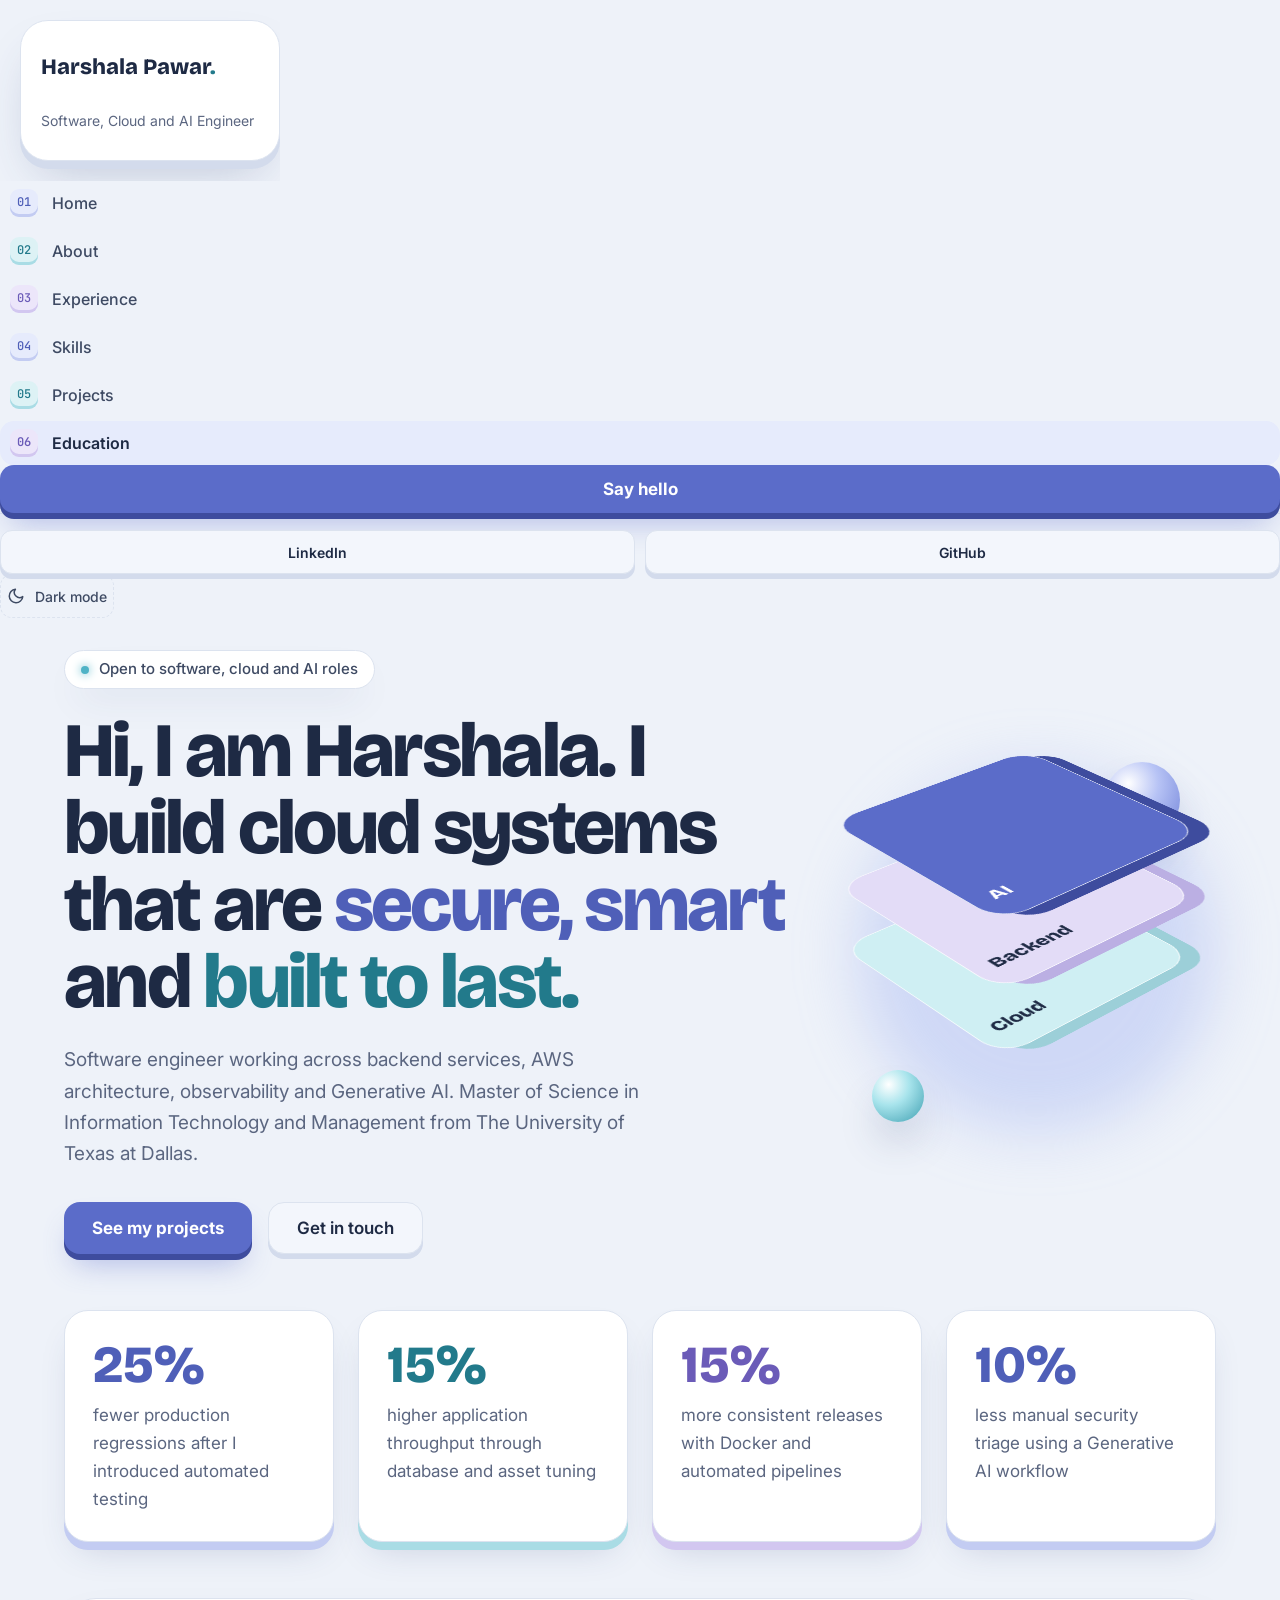
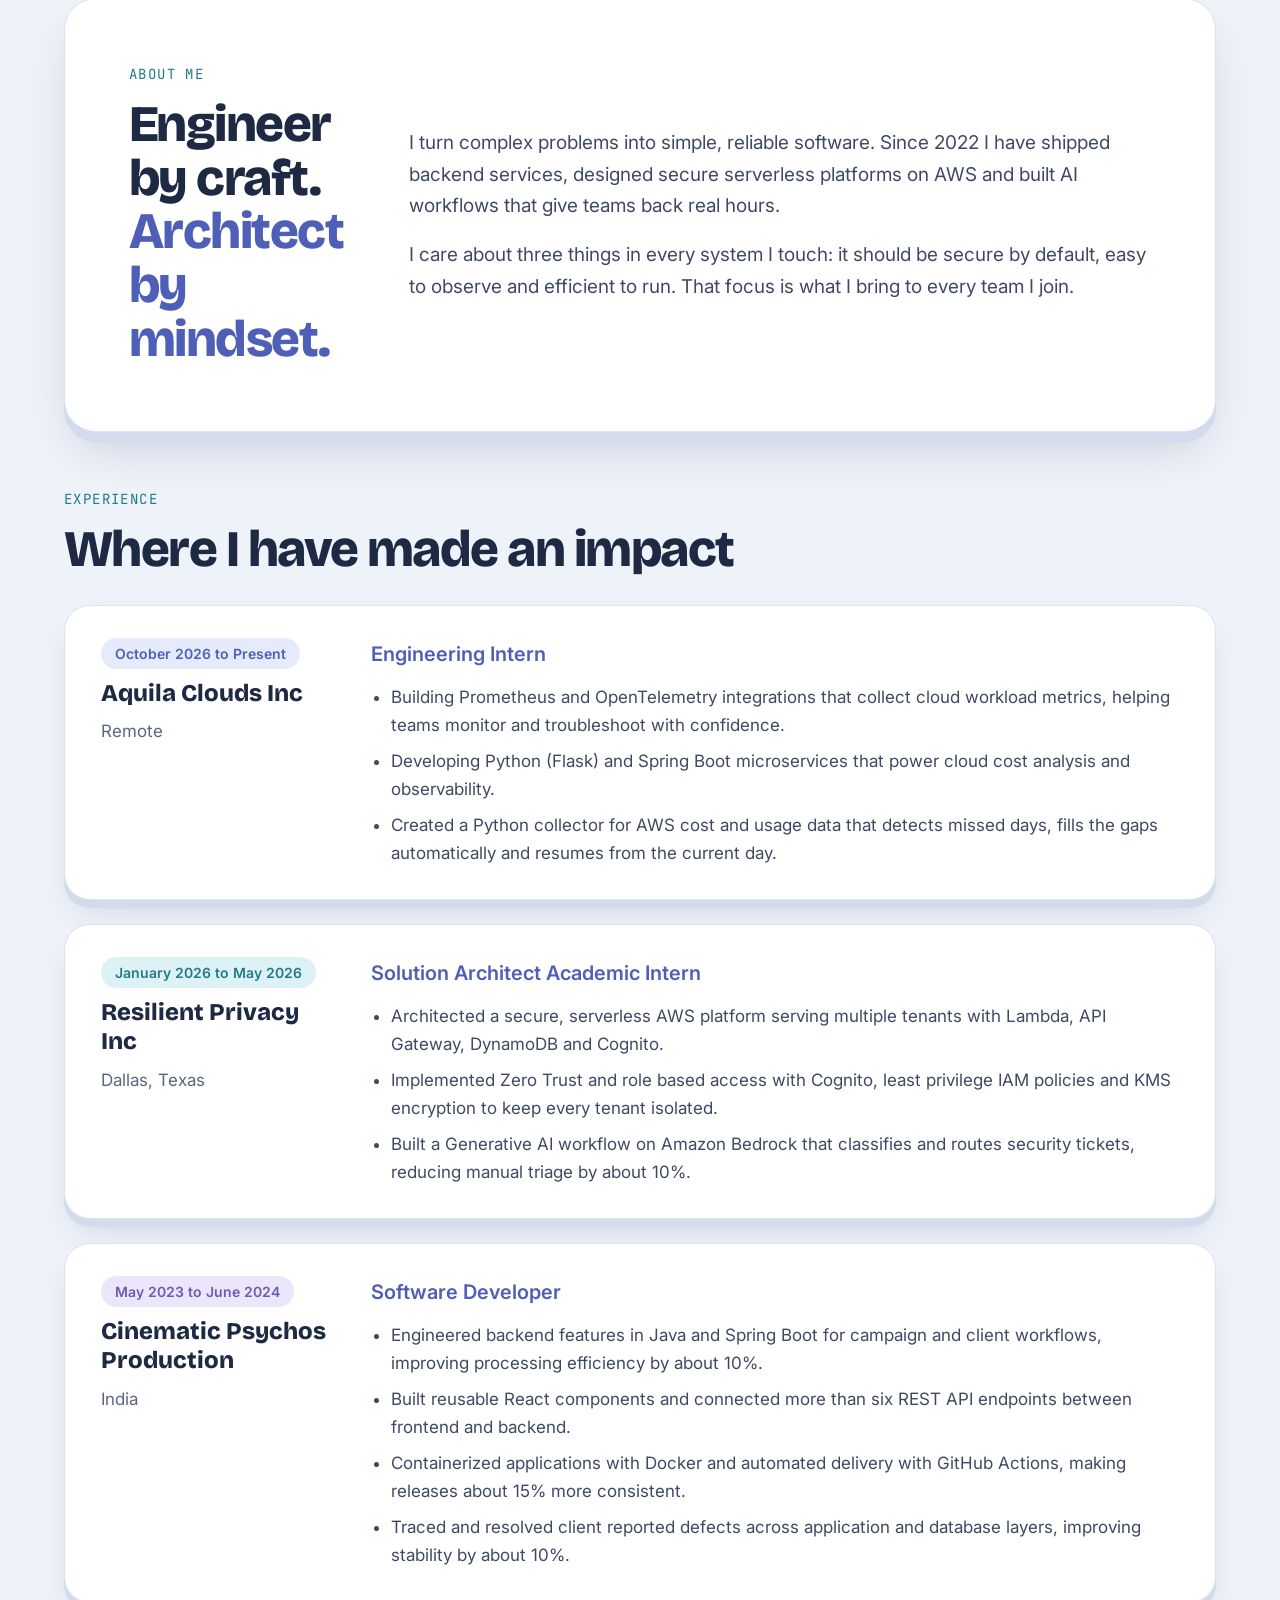
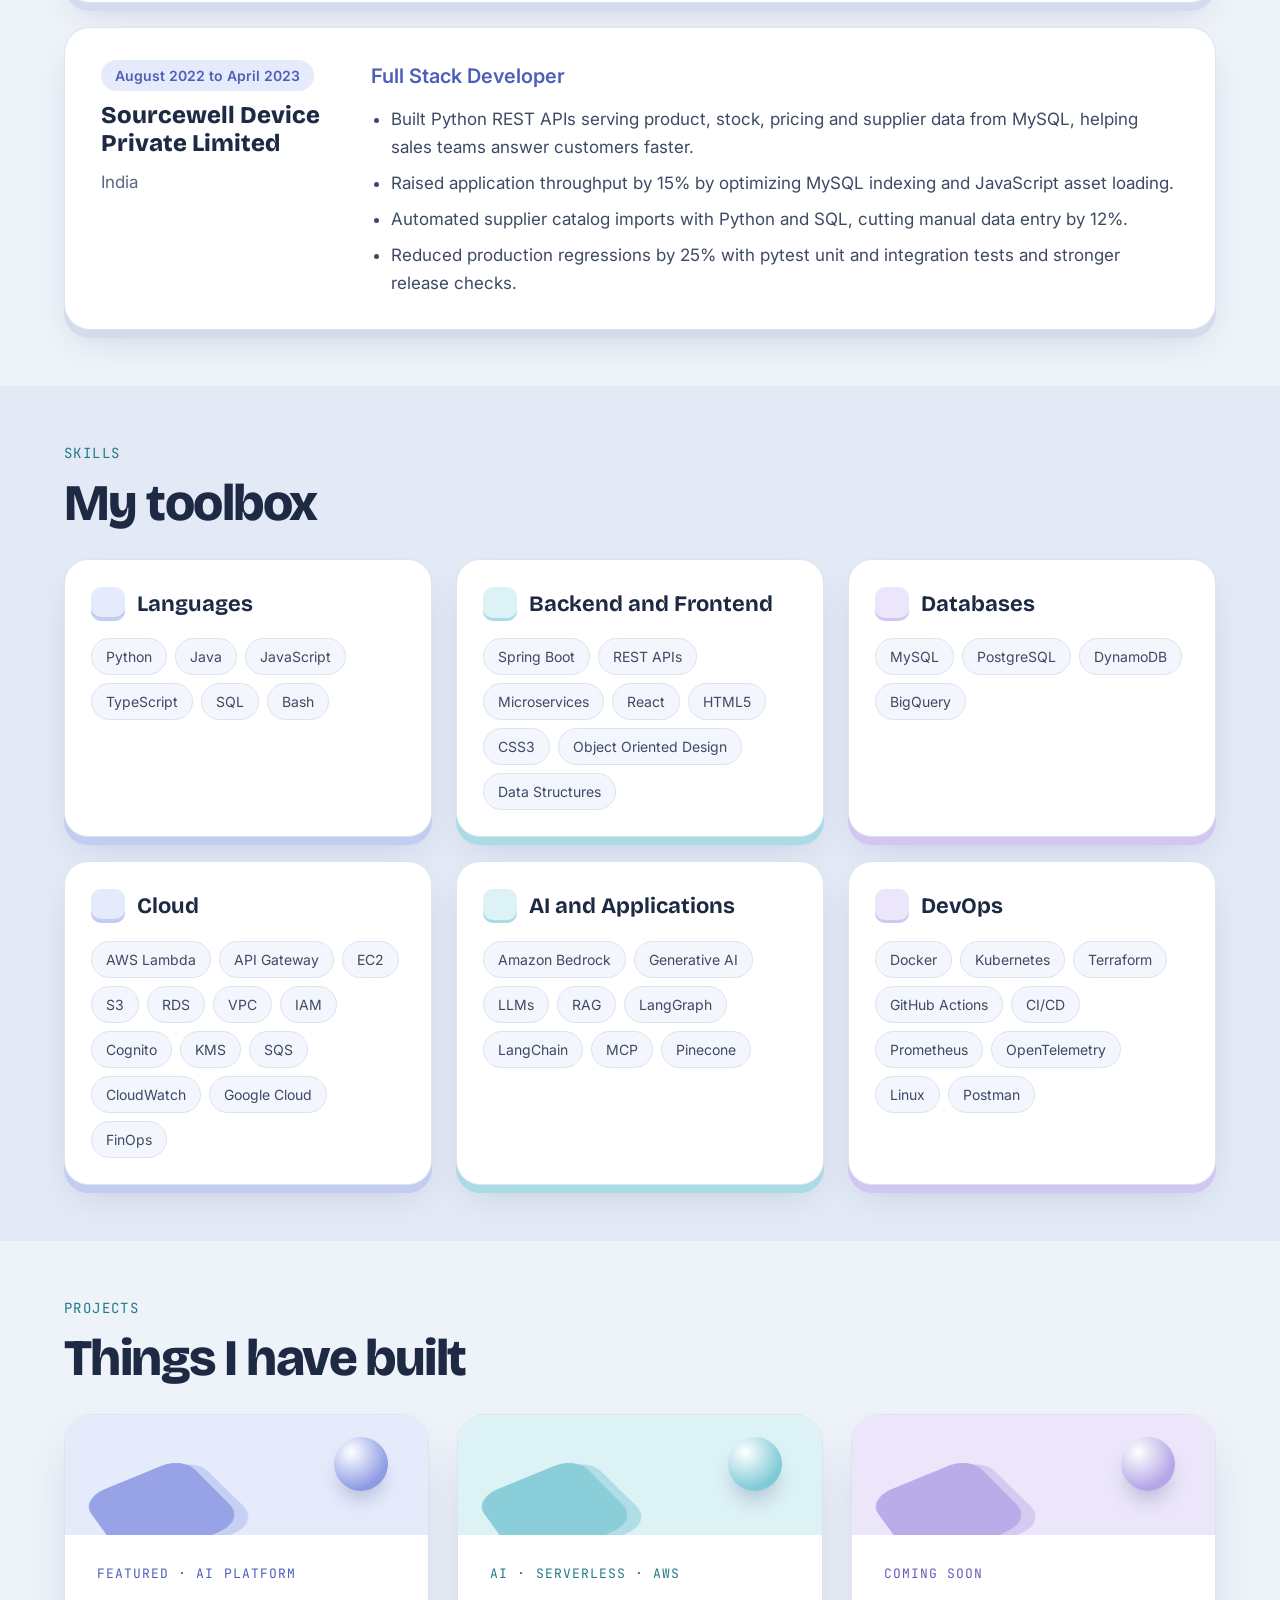
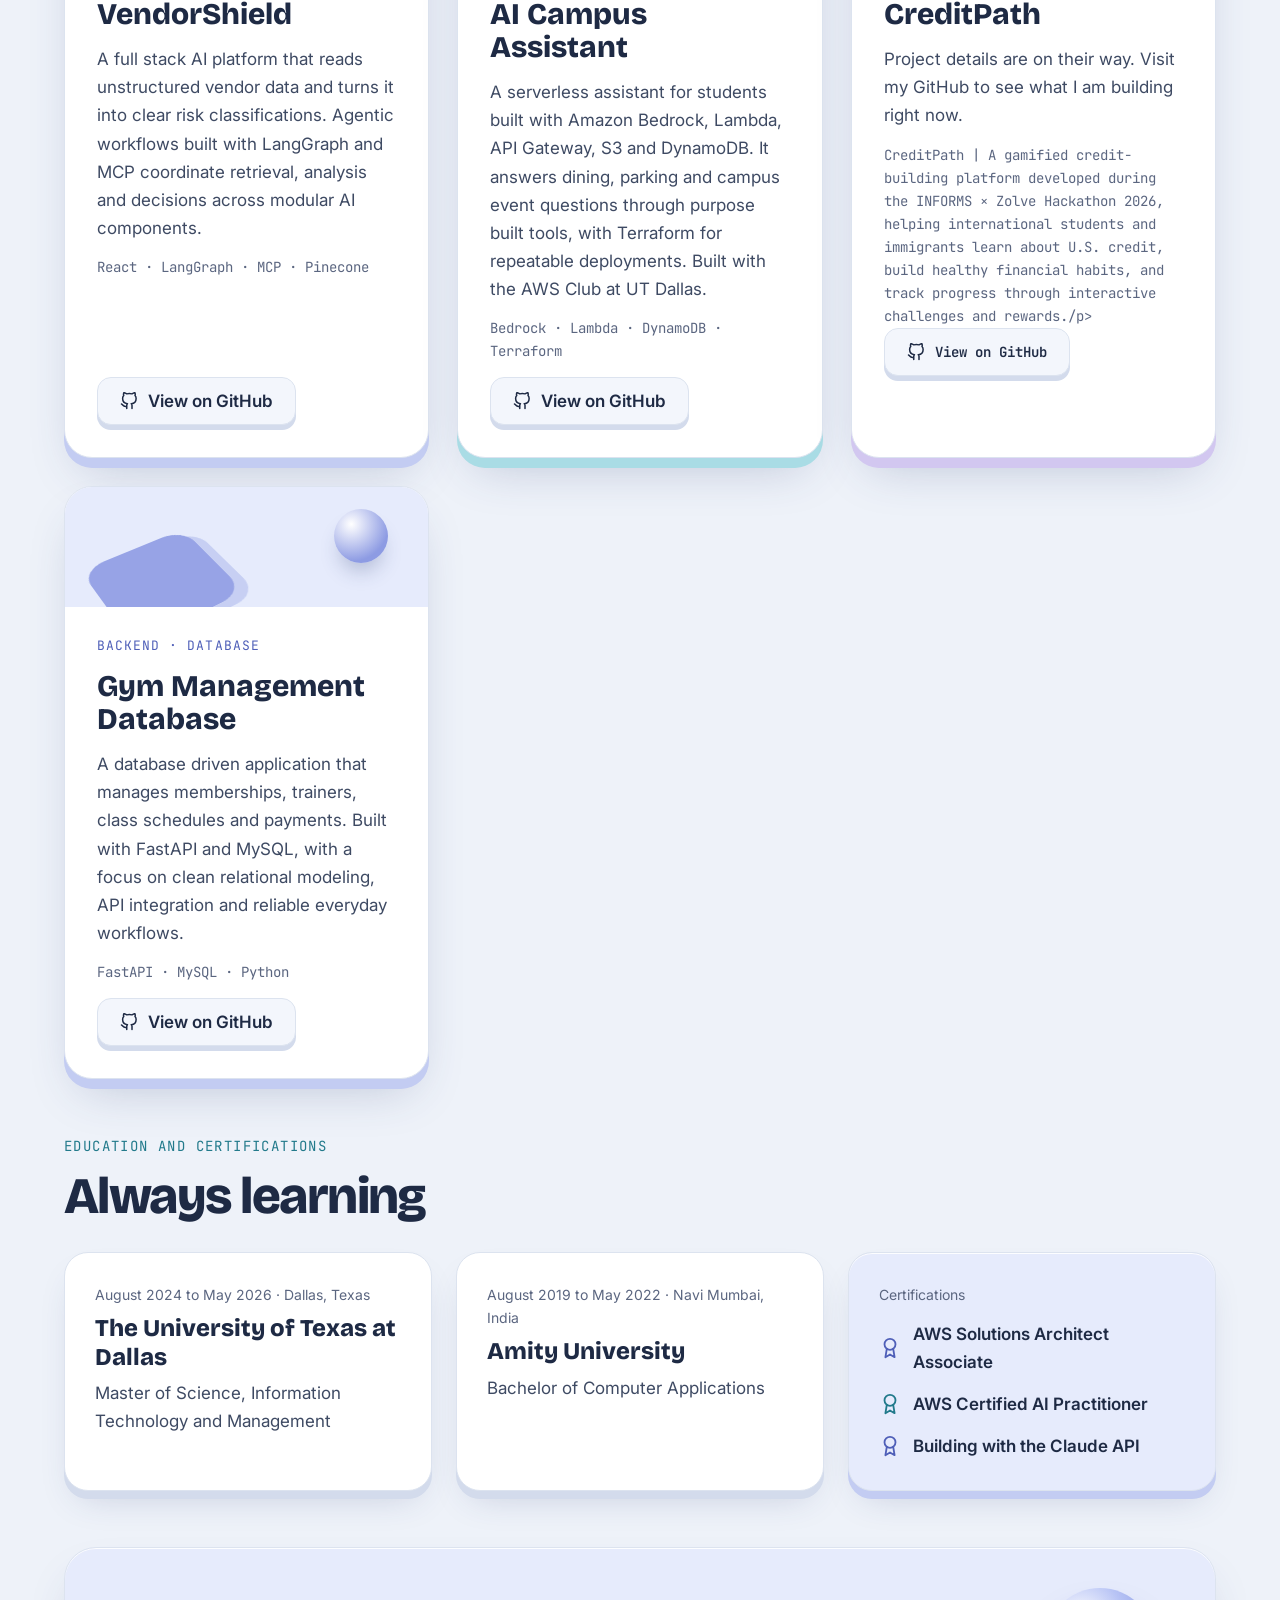
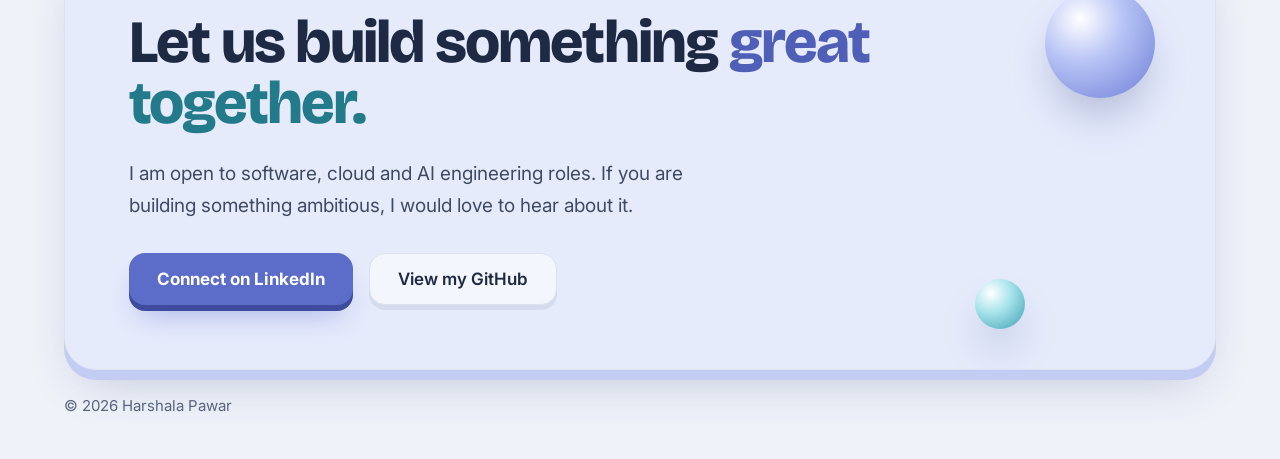
<file: index.html>
<!DOCTYPE html>
<html lang="en">
<head>
<meta charset="UTF-8">
<meta name="viewport" content="width=device-width, initial-scale=1.0">
<title>Harshala Pawar | Software, Cloud and AI Engineer</title>
<meta name="description" content="Harshala Pawar is a software engineer building secure cloud systems on AWS and the AI workflows that run on them. Master of Science, The University of Texas at Dallas.">
<meta property="og:title" content="Harshala Pawar | Software, Cloud and AI Engineer">
<meta property="og:description" content="I build cloud systems that are secure, smart and built to last.">
<meta property="og:type" content="website">
<meta name="theme-color" content="#EEF2F9">
<link rel="preconnect" href="https://fonts.googleapis.com">
<link rel="preconnect" href="https://fonts.gstatic.com" crossorigin>
<link href="https://fonts.googleapis.com/css2?family=Bricolage+Grotesque:opsz,wght@12..96,500;12..96,700;12..96,800&family=Inter:wght@400;500;600&family=JetBrains+Mono:wght@500&display=swap" rel="stylesheet">
<link rel="stylesheet" href="style.css">
<script>
  try { var t = localStorage.getItem('hp-theme'); if (t) document.documentElement.setAttribute('data-theme', t); } catch (e) {}
</script>
</head>
<body>
<div class="layout">

<!-- ============ SIDE MENU ============ -->
<aside class="side">
  <nav class="side-card" aria-label="Main">

        <a href="#home" class="side-name">Harshala Pawar<span class="dot">.</span></a>
        <p class="side-role">Software, Cloud and AI Engineer</p>
      </div>
    </div>

    <ul class="side-links">
      <li><a class="navlink" href="#home"><span class="num tone-1">01</span>Home</a></li>
      <li><a class="navlink" href="#about"><span class="num tone-2">02</span>About</a></li>
      <li><a class="navlink" href="#experience"><span class="num tone-3">03</span>Experience</a></li>
      <li><a class="navlink" href="#skills"><span class="num tone-1">04</span>Skills</a></li>
      <li><a class="navlink" href="#projects"><span class="num tone-2">05</span>Projects</a></li>
      <li><a class="navlink" href="#education"><span class="num tone-3">06</span>Education</a></li>
    </ul>

    <a class="btn btn-primary btn-block" href="#contact">Say hello</a>

    <div class="side-social">
      <a class="btn btn-ghost btn-sm" href="https://www.linkedin.com/in/harshalapawar" target="_blank" rel="noopener">LinkedIn</a>
      <a class="btn btn-ghost btn-sm" href="https://github.com/harshala117" target="_blank" rel="noopener">GitHub</a>
    </div>

    <button class="theme-toggle" id="themeToggle" type="button" aria-label="Switch between light and dark theme">
      <svg class="icon-moon" width="18" height="18" viewBox="0 0 24 24" fill="none" stroke="currentColor" stroke-width="2" stroke-linecap="round" stroke-linejoin="round" aria-hidden="true"><path d="M21 12.79A9 9 0 1 1 11.21 3 7 7 0 0 0 21 12.79z"/></svg>
      <svg class="icon-sun" width="18" height="18" viewBox="0 0 24 24" fill="none" stroke="currentColor" stroke-width="2" stroke-linecap="round" stroke-linejoin="round" aria-hidden="true"><circle cx="12" cy="12" r="4"/><path d="M12 2v2M12 20v2M4.93 4.93l1.41 1.41M17.66 17.66l1.41 1.41M2 12h2M20 12h2M4.93 19.07l1.41-1.41M17.66 6.34l1.41-1.41"/></svg>
      <span class="theme-label">Dark mode</span>
    </button>
  </nav>
</aside>

<main class="content">

<!-- ============ HERO ============ -->
<section id="home" class="wrap hero">
  <div class="hero-copy">
    <p class="status"><span class="pulse"></span>Open to software, cloud and AI roles</p>
    <h1>Hi, I am Harshala. I build cloud systems that are <span class="hl-1">secure, smart</span> and <span class="hl-2">built to last.</span></h1>
    <p class="lead">Software engineer working across backend services, AWS architecture, observability and Generative AI. Master of Science in Information Technology and Management from The University of Texas at Dallas.</p>
    <div class="actions">
      <a class="btn btn-primary btn-lg" href="#projects">See my projects</a>
      <a class="btn btn-ghost btn-lg" href="#contact">Get in touch</a>
    </div>
  </div>

  <div class="hero-scene" aria-hidden="true">
    <div class="halo"></div>
    <div class="orb orb-blue" style="top:20px; right:36px; width:76px; height:76px"></div>
    <div class="orb orb-aqua" style="bottom:40px; left:16px; width:52px; height:52px; animation-delay:-3s"></div>
    <div class="orb orb-lilac" style="top:60px; left:50px; width:30px; height:30px; animation-delay:-5s"></div>
    <div class="stack">
      <div class="plate plate-1">Cloud</div>
      <div class="plate plate-2">Backend</div>
      <div class="plate plate-3">AI</div>
    </div>
  </div>
</section>

<!-- ============ IMPACT ============ -->
<section class="wrap block" aria-label="Impact">
  <div class="grid grid-stats">
    <div class="card tilt edge-1"><p class="stat tone-text-1">25%</p><p class="muted">fewer production regressions after I introduced automated testing</p></div>
    <div class="card tilt edge-2"><p class="stat tone-text-2">15%</p><p class="muted">higher application throughput through database and asset tuning</p></div>
    <div class="card tilt edge-3"><p class="stat tone-text-3">15%</p><p class="muted">more consistent releases with Docker and automated pipelines</p></div>
    <div class="card tilt edge-1"><p class="stat tone-text-1">10%</p><p class="muted">less manual security triage using a Generative AI workflow</p></div>
  </div>
</section>

<!-- ============ ABOUT ============ -->
<section id="about" class="wrap block">
  <div class="card card-xl about">
    <div class="about-head">
      <p class="eyebrow">About me</p>
      <h2>Engineer by craft. <span class="hl-1">Architect by mindset.</span></h2>
    </div>
    <div class="about-body">
      <p>I turn complex problems into simple, reliable software. Since 2022 I have shipped backend services, designed secure serverless platforms on AWS and built AI workflows that give teams back real hours.</p>
      <p>I care about three things in every system I touch: it should be secure by default, easy to observe and efficient to run. That focus is what I bring to every team I join.</p>
    </div>
  </div>
</section>

<!-- ============ EXPERIENCE ============ -->
<section id="experience" class="wrap block">
  <p class="eyebrow">Experience</p>
  <h2 class="section-title">Where I have made an impact</h2>
  <div class="stack-list">

    <article class="card tilt job">
      <div class="job-meta">
        <span class="chip tone-1">October 2026 to Present</span>
        <p class="job-company">Aquila Clouds Inc</p>
        <p class="muted">Remote</p>
      </div>
      <div class="job-body">
        <h3>Engineering Intern</h3>
        <ul>
          <li>Building Prometheus and OpenTelemetry integrations that collect cloud workload metrics, helping teams monitor and troubleshoot with confidence.</li>
          <li>Developing Python (Flask) and Spring Boot microservices that power cloud cost analysis and observability.</li>
          <li>Created a Python collector for AWS cost and usage data that detects missed days, fills the gaps automatically and resumes from the current day.</li>
        </ul>
      </div>
    </article>

    <article class="card tilt job">
      <div class="job-meta">
        <span class="chip tone-2">January 2026 to May 2026</span>
        <p class="job-company">Resilient Privacy Inc</p>
        <p class="muted">Dallas, Texas</p>
      </div>
      <div class="job-body">
        <h3>Solution Architect Academic Intern</h3>
        <ul>
          <li>Architected a secure, serverless AWS platform serving multiple tenants with Lambda, API Gateway, DynamoDB and Cognito.</li>
          <li>Implemented Zero Trust and role based access with Cognito, least privilege IAM policies and KMS encryption to keep every tenant isolated.</li>
          <li>Built a Generative AI workflow on Amazon Bedrock that classifies and routes security tickets, reducing manual triage by about 10%.</li>
        </ul>
      </div>
    </article>

    <article class="card tilt job">
      <div class="job-meta">
        <span class="chip tone-3">May 2023 to June 2024</span>
        <p class="job-company">Cinematic Psychos Production</p>
        <p class="muted">India</p>
      </div>
      <div class="job-body">
        <h3>Software Developer</h3>
        <ul>
          <li>Engineered backend features in Java and Spring Boot for campaign and client workflows, improving processing efficiency by about 10%.</li>
          <li>Built reusable React components and connected more than six REST API endpoints between frontend and backend.</li>
          <li>Containerized applications with Docker and automated delivery with GitHub Actions, making releases about 15% more consistent.</li>
          <li>Traced and resolved client reported defects across application and database layers, improving stability by about 10%.</li>
        </ul>
      </div>
    </article>

    <article class="card tilt job">
      <div class="job-meta">
        <span class="chip tone-1">August 2022 to April 2023</span>
        <p class="job-company">Sourcewell Device Private Limited</p>
        <p class="muted">India</p>
      </div>
      <div class="job-body">
        <h3>Full Stack Developer</h3>
        <ul>
          <li>Built Python REST APIs serving product, stock, pricing and supplier data from MySQL, helping sales teams answer customers faster.</li>
          <li>Raised application throughput by 15% by optimizing MySQL indexing and JavaScript asset loading.</li>
          <li>Automated supplier catalog imports with Python and SQL, cutting manual data entry by 12%.</li>
          <li>Reduced production regressions by 25% with pytest unit and integration tests and stronger release checks.</li>
        </ul>
      </div>
    </article>

  </div>
</section>

<!-- ============ SKILLS ============ -->
<section id="skills" class="band">
  <div class="wrap block-band">
    <p class="eyebrow">Skills</p>
    <h2 class="section-title">My toolbox</h2>
    <div class="grid grid-skills">
      <div class="card tilt edge-1"><div class="skill-head"><span class="cube tone-1"></span><h3>Languages</h3></div><ul class="tags"><li>Python</li><li>Java</li><li>JavaScript</li><li>TypeScript</li><li>SQL</li><li>Bash</li></ul></div>
      <div class="card tilt edge-2"><div class="skill-head"><span class="cube tone-2"></span><h3>Backend and Frontend</h3></div><ul class="tags"><li>Spring Boot</li><li>REST APIs</li><li>Microservices</li><li>React</li><li>HTML5</li><li>CSS3</li><li>Object Oriented Design</li><li>Data Structures</li></ul></div>
      <div class="card tilt edge-3"><div class="skill-head"><span class="cube tone-3"></span><h3>Databases</h3></div><ul class="tags"><li>MySQL</li><li>PostgreSQL</li><li>DynamoDB</li><li>BigQuery</li></ul></div>
      <div class="card tilt edge-1"><div class="skill-head"><span class="cube tone-1"></span><h3>Cloud</h3></div><ul class="tags"><li>AWS Lambda</li><li>API Gateway</li><li>EC2</li><li>S3</li><li>RDS</li><li>VPC</li><li>IAM</li><li>Cognito</li><li>KMS</li><li>SQS</li><li>CloudWatch</li><li>Google Cloud</li><li>FinOps</li></ul></div>
      <div class="card tilt edge-2"><div class="skill-head"><span class="cube tone-2"></span><h3>AI and Applications</h3></div><ul class="tags"><li>Amazon Bedrock</li><li>Generative AI</li><li>LLMs</li><li>RAG</li><li>LangGraph</li><li>LangChain</li><li>MCP</li><li>Pinecone</li></ul></div>
      <div class="card tilt edge-3"><div class="skill-head"><span class="cube tone-3"></span><h3>DevOps</h3></div><ul class="tags"><li>Docker</li><li>Kubernetes</li><li>Terraform</li><li>GitHub Actions</li><li>CI/CD</li><li>Prometheus</li><li>OpenTelemetry</li><li>Linux</li><li>Postman</li></ul></div>
    </div>
  </div>
</section>

<!-- ============ PROJECTS ============ -->
<section id="projects" class="wrap block-band">
  <p class="eyebrow">Projects</p>
  <h2 class="section-title">Things I have built</h2>
  <div class="grid grid-projects">

    <article class="card tilt project edge-1">
      <div class="project-art art-1" aria-hidden="true"><span class="art-tile"></span><span class="art-orb"></span></div>
      <div class="project-body">
        <span class="project-tag tone-text-1">Featured · AI platform</span>
        <h3>VendorShield</h3>
        <p>A full stack AI platform that reads unstructured vendor data and turns it into clear risk classifications. Agentic workflows built with LangGraph and MCP coordinate retrieval, analysis and decisions across modular AI components.</p>
        <p class="stack-line">React · LangGraph · MCP · Pinecone</p>
        <a class="btn btn-ghost" href="https://github.com/harshala117/vendor-shield-1" target="_blank" rel="noopener"><svg width="18" height="18" viewBox="0 0 24 24" fill="none" stroke="currentColor" stroke-width="2" stroke-linecap="round" stroke-linejoin="round" aria-hidden="true"><path d="M9 19c-5 1.5-5-2.5-7-3m14 6v-3.87a3.37 3.37 0 0 0-.94-2.61c3.14-.35 6.44-1.54 6.44-7A5.44 5.44 0 0 0 20 4.77 5.07 5.07 0 0 0 19.910 1S18.73.65 16 2.48a13.38 13.38 0 0 0-7 0C6.27.65 5.09 1 5.09 1A5.07 5.07 0 0 0 5 4.77a5.44 5.44 0 0 0-1.5 3.78c0 5.42 3.3 6.61 6.44 7A3.37 3.37 0 0 0 9 18.13V22"/></svg>View on GitHub</a>
      </div>
    </article>

    <article class="card tilt project edge-2">
      <div class="project-art art-2" aria-hidden="true"><span class="art-tile"></span><span class="art-orb"></span></div>
      <div class="project-body">
        <span class="project-tag tone-text-2">AI · Serverless · AWS</span>
        <h3>AI Campus Assistant</h3>
        <p>A serverless assistant for students built with Amazon Bedrock, Lambda, API Gateway, S3 and DynamoDB. It answers dining, parking and campus event questions through purpose built tools, with Terraform for repeatable deployments. Built with the AWS Club at UT Dallas.</p>
        <p class="stack-line">Bedrock · Lambda · DynamoDB · Terraform</p>
        <a class="btn btn-ghost" href="https://github.com/harshala117/ai-campus-assistant-AWS-Club-UTD-" target="_blank" rel="noopener"><svg width="18" height="18" viewBox="0 0 24 24" fill="none" stroke="currentColor" stroke-width="2" stroke-linecap="round" stroke-linejoin="round" aria-hidden="true"><path d="M9 19c-5 1.5-5-2.5-7-3m14 6v-3.87a3.37 3.37 0 0 0-.94-2.61c3.14-.35 6.44-1.54 6.44-7A5.44 5.44 0 0 0 20 4.77 5.07 5.07 0 0 0 19.91 1S18.73.65 16 2.48a13.38 13.38 0 0 0-7 0C6.27.65 5.09 1 5.09 1A5.07 5.07 0 0 0 5 4.77a5.44 5.44 0 0 0-1.5 3.78c0 5.42 3.3 6.61 6.44 7A3.37 3.37 0 0 0 9 18.13V22"/></svg>View on GitHub</a>
      </div>
    </article>

    <article class="card tilt project edge-3">
      <div class="project-art art-3" aria-hidden="true"><span class="art-tile"></span><span class="art-orb"></span></div>
      <div class="project-body">
        <span class="project-tag tone-text-3">Coming soon</span>
        <h3>CreditPath </h3>
        <p>Project details are on their way. Visit my GitHub to see what I am building right now.</p>
        <p class="stack-line">CreditPath | A gamified credit-building platform developed during the INFORMS × Zolve Hackathon 2026, helping international students and immigrants learn about U.S. credit, build healthy financial habits, and track progress through interactive challenges and rewards./p>
        <!-- TODO: replace the link and text above with the Zolve repository and summary -->
        <a class="btn btn-ghost" href="https://github.com/harshala117" target="_blank" rel="noopener"><svg width="18" height="18" viewBox="0 0 24 24" fill="none" stroke="currentColor" stroke-width="2" stroke-linecap="round" stroke-linejoin="round" aria-hidden="true"><path d="M9 19c-5 1.5-5-2.5-7-3m14 6v-3.87a3.37 3.37 0 0 0-.94-2.61c3.14-.35 6.44-1.54 6.44-7A5.44 5.44 0 0 0 20 4.77 5.07 5.07 0 0 0 19.91 1S18.73.65 16 2.48a13.38 13.38 0 0 0-7 0C6.27.65 5.09 1 5.09 1A5.07 5.07 0 0 0 5 4.77a5.44 5.44 0 0 0-1.5 3.78c0 5.42 3.3 6.61 6.44 7A3.37 3.37 0 0 0 9 18.13V22"/></svg>View on GitHub</a>
      </div>
    </article>

    <article class="card tilt project edge-1">
      <div class="project-art art-1" aria-hidden="true"><span class="art-tile"></span><span class="art-orb"></span></div>
      <div class="project-body">
        <span class="project-tag tone-text-1">Backend · Database</span>
        <h3>Gym Management Database</h3>
        <p>A database driven application that manages memberships, trainers, class schedules and payments. Built with FastAPI and MySQL, with a focus on clean relational modeling, API integration and reliable everyday workflows.</p>
        <p class="stack-line">FastAPI · MySQL · Python</p>
        <!-- TODO: replace the link below with the Gym Management Database repository -->
        <a class="btn btn-ghost" href="https://github.com/harshala117" target="_blank" rel="noopener"><svg width="18" height="18" viewBox="0 0 24 24" fill="none" stroke="currentColor" stroke-width="2" stroke-linecap="round" stroke-linejoin="round" aria-hidden="true"><path d="M9 19c-5 1.5-5-2.5-7-3m14 6v-3.87a3.37 3.37 0 0 0-.94-2.61c3.14-.35 6.44-1.54 6.44-7A5.44 5.44 0 0 0 20 4.77 5.07 5.07 0 0 0 19.91 1S18.73.65 16 2.48a13.38 13.38 0 0 0-7 0C6.27.65 5.09 1 5.09 1A5.07 5.07 0 0 0 5 4.77a5.44 5.44 0 0 0-1.5 3.78c0 5.42 3.3 6.61 6.44 7A3.37 3.37 0 0 0 9 18.13V22"/></svg>View on GitHub</a>
      </div>
    </article>

  </div>
</section>

<!-- ============ EDUCATION ============ -->
<section id="education" class="wrap block">
  <p class="eyebrow">Education and certifications</p>
  <h2 class="section-title">Always learning</h2>
  <div class="grid grid-edu">
    <div class="card tilt">
      <p class="muted small">August 2024 to May 2026 · Dallas, Texas</p>
      <h3 class="edu-school">The University of Texas at Dallas</h3>
      <p>Master of Science, Information Technology and Management</p>
    </div>
    <div class="card tilt">
      <p class="muted small">August 2019 to May 2022 · Navi Mumbai, India</p>
      <h3 class="edu-school">Amity University</h3>
      <p>Bachelor of Computer Applications</p>
    </div>
    <div class="card tilt card-soft">
      <p class="muted small">Certifications</p>
      <ul class="certs">
        <li><svg class="tone-text-1" width="22" height="22" viewBox="0 0 24 24" fill="none" stroke="currentColor" stroke-width="2" stroke-linecap="round" stroke-linejoin="round" aria-hidden="true"><circle cx="12" cy="8" r="6"/><path d="M15.5 13 17 22l-5-3-5 3 1.5-9"/></svg>AWS Solutions Architect Associate</li>
        <li><svg class="tone-text-2" width="22" height="22" viewBox="0 0 24 24" fill="none" stroke="currentColor" stroke-width="2" stroke-linecap="round" stroke-linejoin="round" aria-hidden="true"><circle cx="12" cy="8" r="6"/><path d="M15.5 13 17 22l-5-3-5 3 1.5-9"/></svg>AWS Certified AI Practitioner</li>
        <li><svg class="tone-text-1" width="22" height="22" viewBox="0 0 24 24" fill="none" stroke="currentColor" stroke-width="2" stroke-linecap="round" stroke-linejoin="round" aria-hidden="true"><circle cx="12" cy="8" r="6"/><path d="M15.5 13 17 22l-5-3-5 3 1.5-9"/></svg>Building with the Claude API</li>
      </ul>
    </div>
  </div>
</section>

<!-- ============ CONTACT ============ -->
<footer id="contact" class="wrap footer">
  <div class="card card-xl contact">
    <div class="orb orb-blue" style="right:60px; top:40px; width:110px; height:110px" aria-hidden="true"></div>
    <div class="orb orb-aqua" style="right:190px; bottom:40px; width:50px; height:50px; animation-delay:-3s" aria-hidden="true"></div>
    <h2>Let us build something <span class="hl-1">great</span> <span class="hl-2">together.</span></h2>
    <p class="lead">I am open to software, cloud and AI engineering roles. If you are building something ambitious, I would love to hear about it.</p>
    <div class="actions">
      <a class="btn btn-primary btn-lg" href="https://www.linkedin.com/in/harshalapawar" target="_blank" rel="noopener">Connect on LinkedIn</a>
      <a class="btn btn-ghost btn-lg" href="https://github.com/harshala117" target="_blank" rel="noopener">View my GitHub</a>
    </div>
  </div>
  <p class="muted copyright">© <span id="year">2026</span> Harshala Pawar</p>
</footer>

</main>
</div>

<script src="script.js"></script>
</body>
</html>
</file>
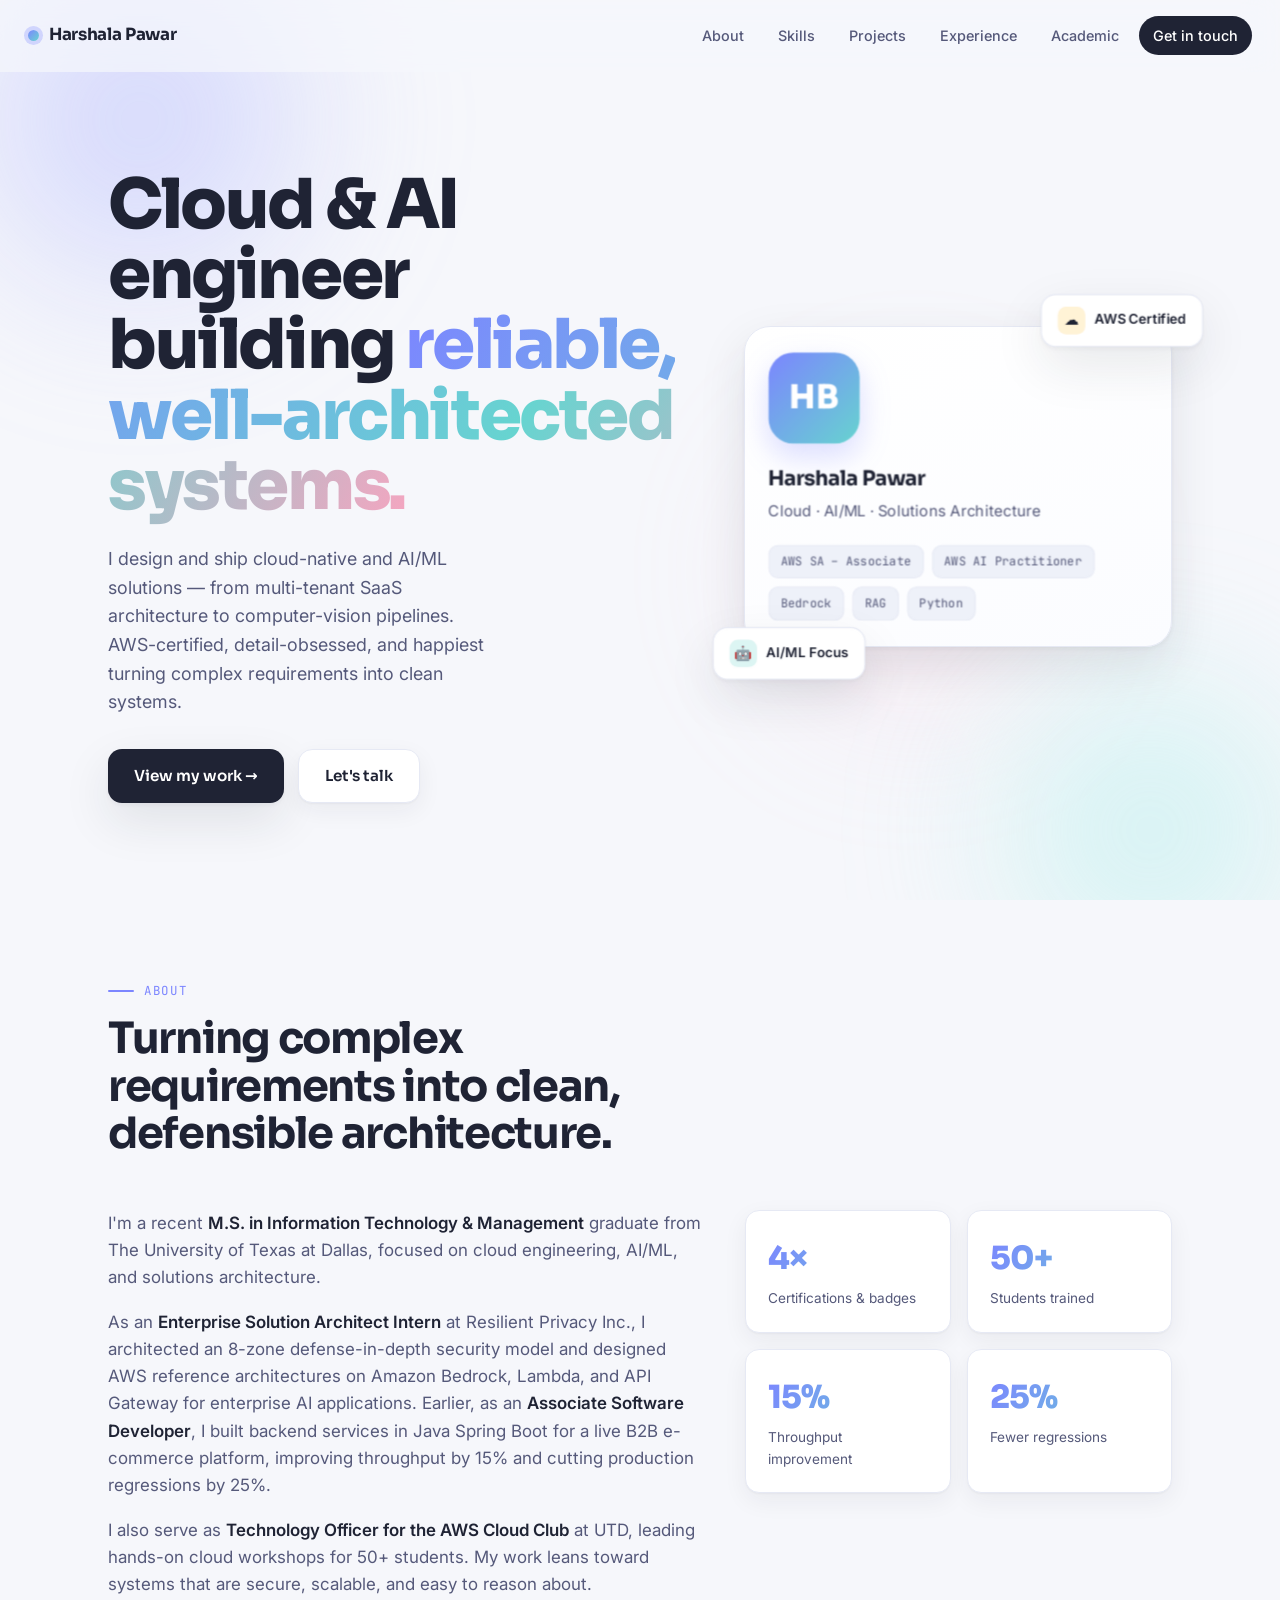
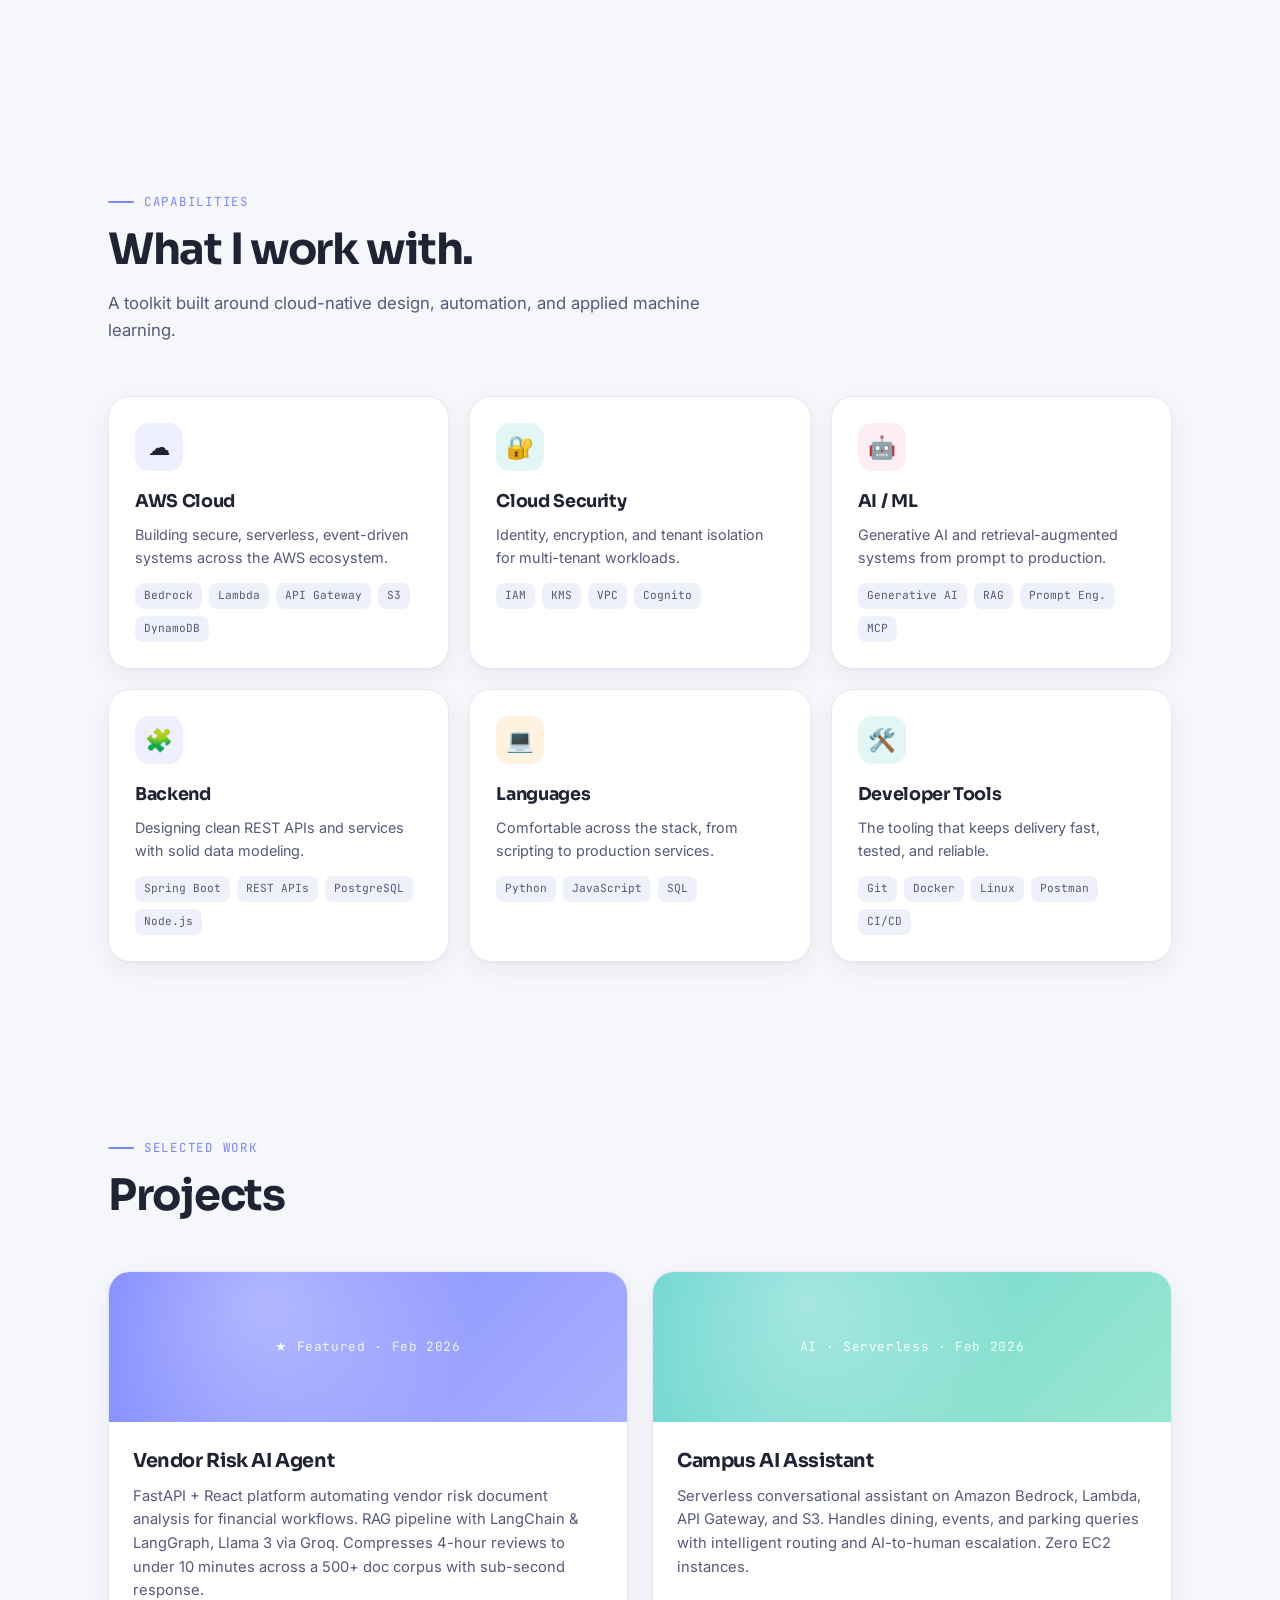
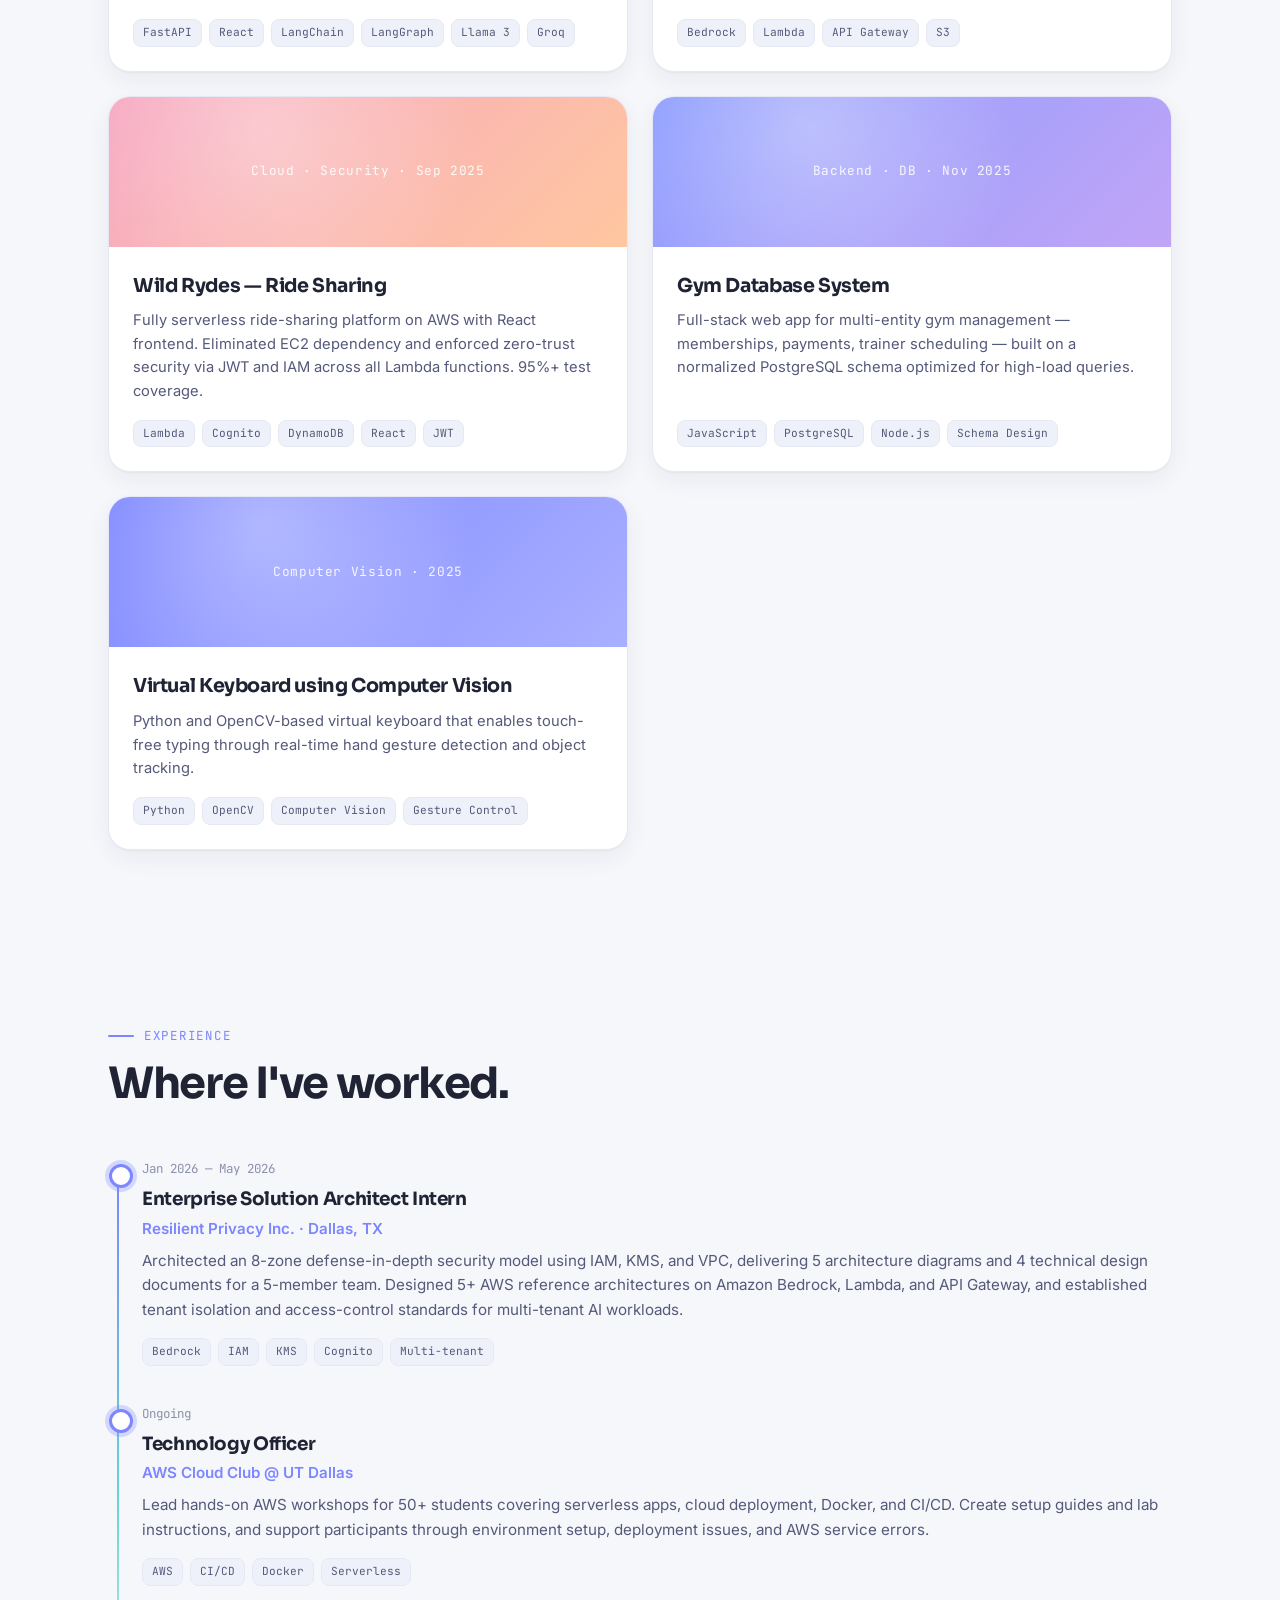
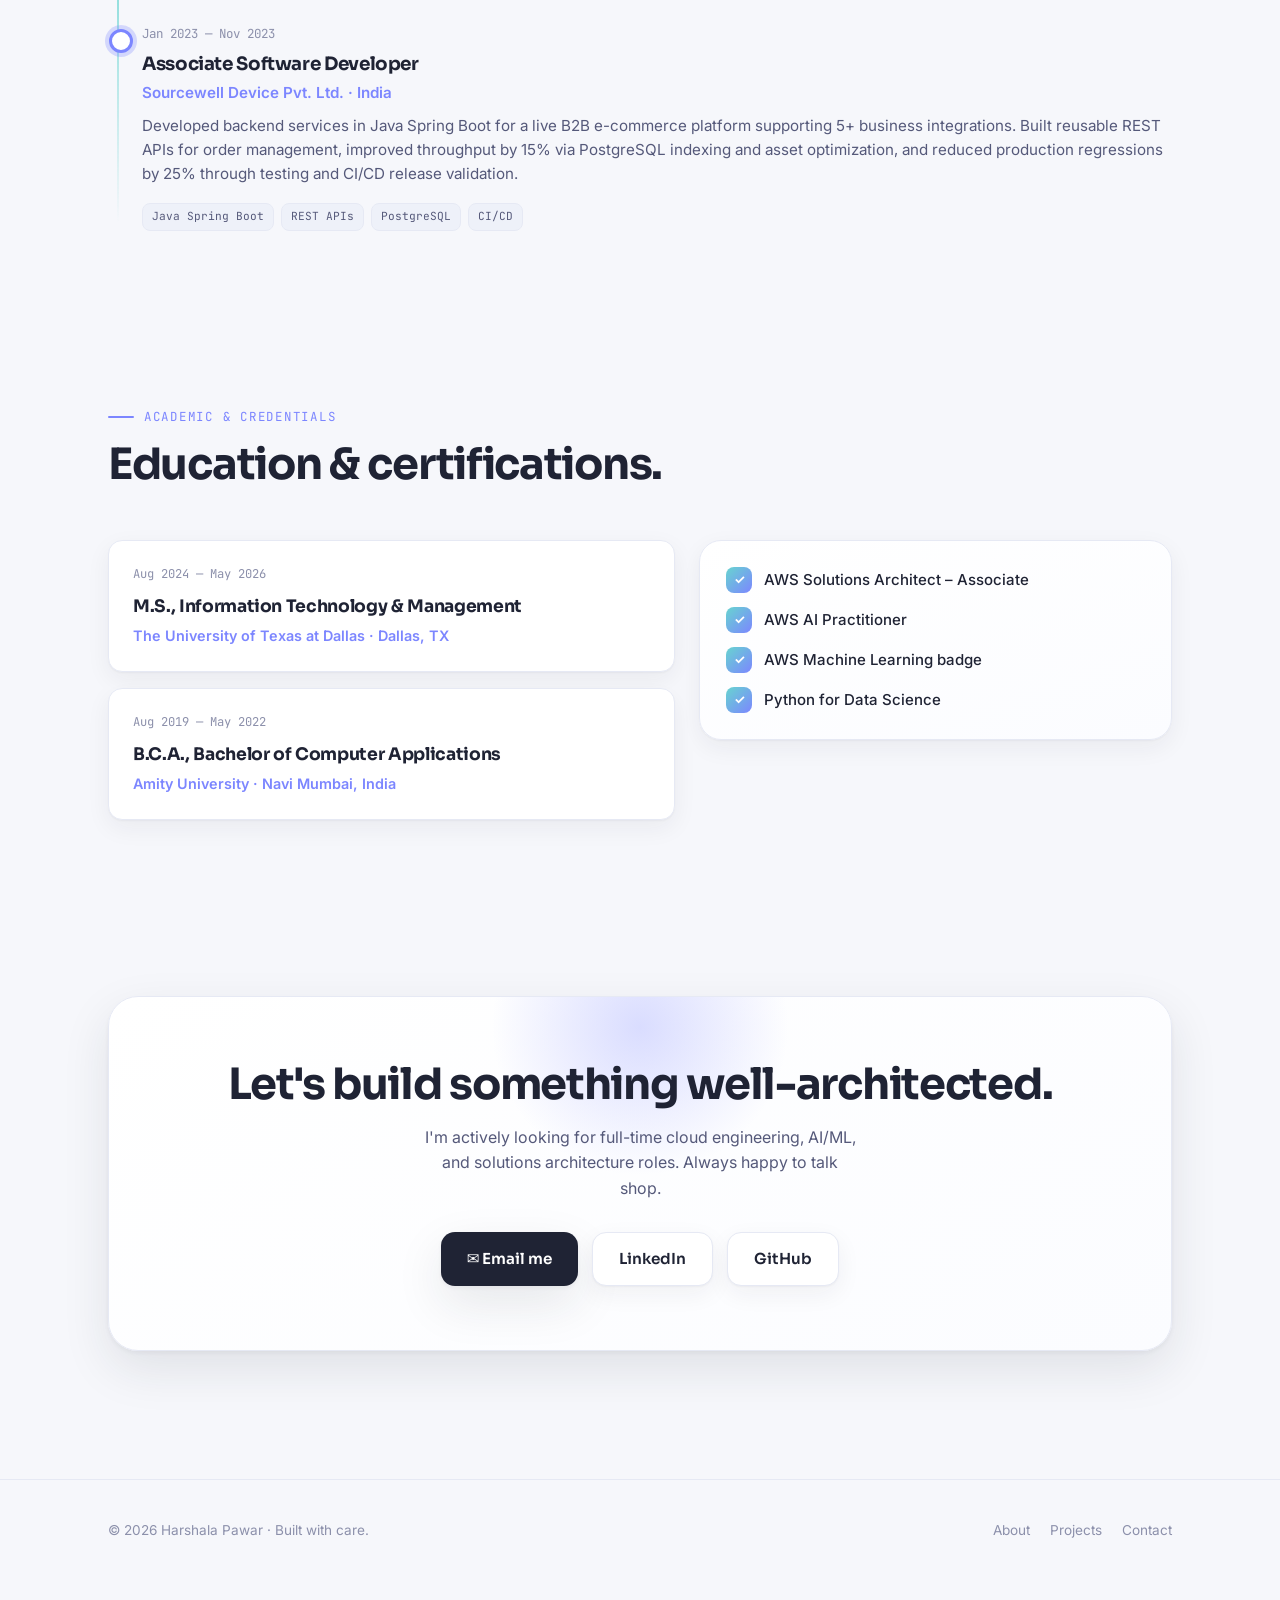
<file: index (2).html>
<!DOCTYPE html>
<html lang="en">
<head>
<meta charset="UTF-8">
<meta name="viewport" content="width=device-width, initial-scale=1.0">
<title>Harshala Pawar — Cloud & AI Engineer</title>
<link rel="preconnect" href="https://fonts.googleapis.com">
<link rel="preconnect" href="https://fonts.gstatic.com" crossorigin>
<link href="https://fonts.googleapis.com/css2?family=Sora:wght@400;500;600;700;800&family=Inter:wght@400;450;500;600&family=JetBrains+Mono:wght@400;500&display=swap" rel="stylesheet">
<style>
  :root{
    /* Light, airy palette — soft lavender / sky / mint on warm white */
    --bg: #f6f7fb;
    --bg-2: #eef1f9;
    --surface: #ffffff;
    --surface-tint: #fbfcff;
    --ink: #1f2334;
    --ink-soft: #55597a;
    --ink-faint: #8c90ab;
    --line: #e6e9f4;
    --accent: #7c86ff;      /* periwinkle */
    --accent-2: #67d4d0;    /* mint */
    --accent-3: #f6a5c0;    /* soft pink */
    --accent-warm: #ffd28a; /* warm highlight */
    --glow: rgba(124,134,255,.28);
    --shadow-soft: 0 1px 2px rgba(31,35,52,.04), 0 8px 24px rgba(31,35,52,.06);
    --shadow-lift: 0 2px 4px rgba(31,35,52,.05), 0 18px 48px rgba(31,35,52,.10);
    --radius: 22px;
    --radius-sm: 14px;
    --maxw: 1120px;
    --font-display: 'Sora', system-ui, sans-serif;
    --font-body: 'Inter', system-ui, sans-serif;
    --font-mono: 'JetBrains Mono', monospace;
  }

  *{ margin:0; padding:0; box-sizing:border-box; }
  html{ scroll-behavior:smooth; }
  body{
    font-family:var(--font-body);
    color:var(--ink);
    background:var(--bg);
    line-height:1.6;
    -webkit-font-smoothing:antialiased;
    overflow-x:hidden;
  }

  /* Ambient light-field background */
  .aura{ position:fixed; inset:0; z-index:-2; overflow:hidden; }
  .aura::before, .aura::after, .aura span{
    content:''; position:absolute; border-radius:50%; filter:blur(70px); opacity:.55;
  }
  .aura::before{ width:520px; height:520px; background:radial-gradient(circle,#a9b0ff,transparent 65%); top:-140px; left:-120px; }
  .aura::after{ width:460px; height:460px; background:radial-gradient(circle,#a5eee9,transparent 65%); bottom:-160px; right:-100px; }
  .aura span{ width:420px; height:420px; background:radial-gradient(circle,#ffc7dc,transparent 65%); top:40%; left:55%; opacity:.4; }

  a{ color:inherit; text-decoration:none; }
  .wrap{ max-width:var(--maxw); margin:0 auto; padding:0 28px; }

  /* ---------- NAV ---------- */
  nav{
    position:fixed; top:0; left:0; right:0; z-index:100;
    display:flex; align-items:center; justify-content:space-between;
    padding:16px 28px;
    background:rgba(246,247,251,.72);
    backdrop-filter:saturate(180%) blur(16px);
    border-bottom:1px solid transparent;
    transition:border-color .3s, background .3s;
  }
  nav.scrolled{ border-color:var(--line); }
  .brand{ font-family:var(--font-display); font-weight:700; font-size:1.05rem; letter-spacing:-.02em; display:flex; align-items:center; gap:10px; }
  .brand .dot{ width:11px; height:11px; border-radius:50%; background:linear-gradient(135deg,var(--accent),var(--accent-2)); box-shadow:0 0 0 4px var(--glow); }
  .nav-links{ display:flex; gap:6px; align-items:center; }
  .nav-links a{ font-size:.9rem; color:var(--ink-soft); padding:8px 14px; border-radius:999px; font-weight:500; transition:.2s; }
  .nav-links a:hover{ color:var(--ink); background:var(--surface); box-shadow:var(--shadow-soft); }
  .nav-cta{ background:var(--ink)!important; color:#fff!important; }
  .nav-cta:hover{ background:var(--accent)!important; }
  .menu-btn{ display:none; background:var(--surface); border:1px solid var(--line); border-radius:12px; padding:9px 12px; cursor:pointer; }

  /* ---------- HERO ---------- */
  header{ padding:170px 0 90px; position:relative; }
  .hero-grid{ display:grid; grid-template-columns:1.15fr .85fr; gap:56px; align-items:center; }
  .eyebrow{ display:inline-flex; align-items:center; gap:9px; font-family:var(--font-mono); font-size:.78rem; color:var(--ink-soft); background:var(--surface); border:1px solid var(--line); padding:7px 15px; border-radius:999px; box-shadow:var(--shadow-soft); margin-bottom:26px; }
  .eyebrow .pulse{ width:8px; height:8px; border-radius:50%; background:var(--accent-2); box-shadow:0 0 0 0 rgba(103,212,208,.5); animation:pulse 2.4s infinite; }
  @keyframes pulse{ 0%{box-shadow:0 0 0 0 rgba(103,212,208,.5)} 70%{box-shadow:0 0 0 10px rgba(103,212,208,0)} 100%{box-shadow:0 0 0 0 rgba(103,212,208,0)} }
  h1{ font-family:var(--font-display); font-size:clamp(2.6rem,6vw,4.3rem); font-weight:800; letter-spacing:-.035em; line-height:1.02; }
  h1 .grad{ background:linear-gradient(120deg,var(--accent),var(--accent-2) 60%,var(--accent-3)); -webkit-background-clip:text; background-clip:text; color:transparent; }
  .lead{ font-size:1.12rem; color:var(--ink-soft); max-width:35ch; margin:24px 0 32px; }
  .hero-actions{ display:flex; gap:14px; flex-wrap:wrap; }
  .btn{ font-family:var(--font-display); font-weight:600; font-size:.95rem; padding:14px 26px; border-radius:14px; transition:.22s; display:inline-flex; align-items:center; gap:9px; }
  .btn-primary{ background:var(--ink); color:#fff; box-shadow:var(--shadow-lift); }
  .btn-primary:hover{ transform:translateY(-3px); background:var(--accent); box-shadow:0 20px 44px var(--glow); }
  .btn-ghost{ background:var(--surface); color:var(--ink); border:1px solid var(--line); box-shadow:var(--shadow-soft); }
  .btn-ghost:hover{ transform:translateY(-3px); box-shadow:var(--shadow-lift); }

  /* 3D floating card */
  .hero-3d{ perspective:1400px; }
  .card-3d{
    position:relative; background:linear-gradient(160deg,var(--surface),var(--surface-tint));
    border:1px solid var(--line); border-radius:26px; padding:30px;
    box-shadow:var(--shadow-lift);
    transform-style:preserve-3d; transition:transform .2s ease-out;
  }
  .card-3d .float{ transform:translateZ(48px); }
  .avatar-ring{ width:88px; height:88px; border-radius:24px; background:linear-gradient(135deg,var(--accent),var(--accent-2)); display:flex; align-items:center; justify-content:center; font-family:var(--font-display); font-weight:800; font-size:2rem; color:#fff; box-shadow:0 12px 30px var(--glow); }
  .card-3d h3{ font-family:var(--font-display); font-size:1.25rem; margin:18px 0 4px; letter-spacing:-.02em; }
  .card-3d .role{ color:var(--ink-soft); font-size:.92rem; }
  .chip-row{ display:flex; flex-wrap:wrap; gap:8px; margin-top:20px; }
  .chip{ font-family:var(--font-mono); font-size:.72rem; padding:6px 11px; border-radius:9px; background:var(--bg-2); color:var(--ink-soft); border:1px solid var(--line); }
  .badge-float{ position:absolute; background:var(--surface); border:1px solid var(--line); border-radius:14px; padding:11px 15px; box-shadow:var(--shadow-lift); font-size:.8rem; font-weight:600; display:flex; align-items:center; gap:9px; }
  .badge-float .ic{ width:26px; height:26px; border-radius:8px; display:flex; align-items:center; justify-content:center; font-size:.85rem; }
  .badge-a{ top:-22px; right:-18px; transform:translateZ(80px); }
  .badge-a .ic{ background:#fff3d6; }
  .badge-b{ bottom:-24px; left:-20px; transform:translateZ(70px); }
  .badge-b .ic{ background:#dcf5f3; }

  /* ---------- SECTION SHELL ---------- */
  section{ padding:88px 0; }
  .sec-head{ margin-bottom:52px; max-width:60ch; }
  .sec-label{ font-family:var(--font-mono); font-size:.78rem; color:var(--accent); text-transform:uppercase; letter-spacing:.14em; margin-bottom:14px; display:flex; align-items:center; gap:10px; }
  .sec-label::before{ content:''; width:26px; height:2px; background:var(--accent); border-radius:2px; }
  h2{ font-family:var(--font-display); font-size:clamp(1.9rem,3.6vw,2.7rem); font-weight:700; letter-spacing:-.03em; line-height:1.1; }
  .sec-head p{ color:var(--ink-soft); margin-top:16px; font-size:1.05rem; }

  /* ---------- ABOUT / STATS ---------- */
  .about-grid{ display:grid; grid-template-columns:1.4fr 1fr; gap:40px; align-items:start; }
  .about-text p{ color:var(--ink-soft); font-size:1.06rem; margin-bottom:18px; }
  .about-text strong{ color:var(--ink); font-weight:600; }
  .stats{ display:grid; grid-template-columns:1fr 1fr; gap:16px; }
  .stat{ background:var(--surface); border:1px solid var(--line); border-radius:var(--radius-sm); padding:22px; box-shadow:var(--shadow-soft); transition:.25s; }
  .stat:hover{ transform:translateY(-4px); box-shadow:var(--shadow-lift); }
  .stat .num{ font-family:var(--font-display); font-size:2rem; font-weight:800; letter-spacing:-.03em; background:linear-gradient(120deg,var(--accent),var(--accent-2)); -webkit-background-clip:text; background-clip:text; color:transparent; }
  .stat .lbl{ font-size:.85rem; color:var(--ink-soft); margin-top:4px; }

  /* ---------- SKILLS ---------- */
  .skills-grid{ display:grid; grid-template-columns:repeat(3,1fr); gap:20px; }
  .skill-card{ background:var(--surface); border:1px solid var(--line); border-radius:var(--radius); padding:26px; box-shadow:var(--shadow-soft); transition:.28s; position:relative; overflow:hidden; }
  .skill-card::after{ content:''; position:absolute; inset:0; background:radial-gradient(400px circle at var(--mx,50%) var(--my,0%),var(--glow),transparent 45%); opacity:0; transition:.3s; pointer-events:none; }
  .skill-card:hover{ transform:translateY(-6px); box-shadow:var(--shadow-lift); border-color:transparent; }
  .skill-card:hover::after{ opacity:1; }
  .skill-ic{ width:48px; height:48px; border-radius:14px; display:flex; align-items:center; justify-content:center; font-size:1.4rem; margin-bottom:16px; }
  .skill-card h4{ font-family:var(--font-display); font-size:1.1rem; margin-bottom:8px; letter-spacing:-.02em; }
  .skill-card p{ font-size:.9rem; color:var(--ink-soft); }
  .skill-tags{ display:flex; flex-wrap:wrap; gap:7px; margin-top:14px; }
  .skill-tags span{ font-family:var(--font-mono); font-size:.7rem; padding:4px 9px; border-radius:8px; background:var(--bg-2); color:var(--ink-soft); }

  /* ---------- PROJECTS ---------- */
  .proj-grid{ display:grid; grid-template-columns:repeat(2,1fr); gap:24px; }
  .proj{ background:var(--surface); border:1px solid var(--line); border-radius:var(--radius); overflow:hidden; box-shadow:var(--shadow-soft); transition:.3s; display:flex; flex-direction:column; }
  .proj:hover{ transform:translateY(-6px); box-shadow:var(--shadow-lift); }
  .proj-top{ height:150px; position:relative; overflow:hidden; display:flex; align-items:center; justify-content:center; }
  .proj-top .mono{ font-family:var(--font-mono); font-size:.8rem; color:#fff; opacity:.9; letter-spacing:.05em; z-index:2; }
  .g1{ background:linear-gradient(135deg,#7c86ff,#a9b0ff); }
  .g2{ background:linear-gradient(135deg,#67d4d0,#9ae7cf); }
  .g3{ background:linear-gradient(135deg,#f6a5c0,#ffc7a0); }
  .g4{ background:linear-gradient(135deg,#8a9bff,#c1a5f6); }
  .proj-top::before{ content:''; position:absolute; inset:0; background:radial-gradient(circle at 30% 20%,rgba(255,255,255,.35),transparent 55%); }
  .proj-body{ padding:24px; flex:1; display:flex; flex-direction:column; }
  .proj-body h4{ font-family:var(--font-display); font-size:1.2rem; letter-spacing:-.02em; margin-bottom:8px; }
  .proj-body p{ font-size:.92rem; color:var(--ink-soft); flex:1; }
  .proj-tags{ display:flex; flex-wrap:wrap; gap:7px; margin-top:16px; }
  .proj-tags span{ font-family:var(--font-mono); font-size:.7rem; padding:4px 9px; border-radius:8px; background:var(--bg-2); color:var(--ink-soft); border:1px solid var(--line); }

  /* ---------- EXPERIENCE ---------- */
  .timeline{ position:relative; padding-left:34px; }
  .timeline::before{ content:''; position:absolute; left:9px; top:8px; bottom:8px; width:2px; background:linear-gradient(var(--accent),var(--accent-2),transparent); border-radius:2px; }
  .tl-item{ position:relative; padding-bottom:38px; }
  .tl-item:last-child{ padding-bottom:0; }
  .tl-item::before{ content:''; position:absolute; left:-33px; top:5px; width:18px; height:18px; border-radius:50%; background:var(--surface); border:3px solid var(--accent); box-shadow:0 0 0 4px var(--glow); }
  .tl-when{ font-family:var(--font-mono); font-size:.78rem; color:var(--ink-faint); }
  .tl-item h4{ font-family:var(--font-display); font-size:1.15rem; margin:5px 0 3px; letter-spacing:-.02em; }
  .tl-org{ color:var(--accent); font-weight:600; font-size:.95rem; margin-bottom:8px; }
  .tl-item p{ color:var(--ink-soft); font-size:.95rem; }

  /* ---------- EDUCATION ---------- */
  .edu-grid{ display:grid; grid-template-columns:1.2fr 1fr; gap:24px; align-items:start; }
  .edu-col{ display:flex; flex-direction:column; gap:16px; }
  .edu-card{ background:var(--surface); border:1px solid var(--line); border-radius:var(--radius-sm); padding:24px; box-shadow:var(--shadow-soft); transition:.25s; }
  .edu-card:hover{ transform:translateY(-4px); box-shadow:var(--shadow-lift); }
  .edu-when{ font-family:var(--font-mono); font-size:.76rem; color:var(--ink-faint); margin-bottom:8px; }
  .edu-card h4{ font-family:var(--font-display); font-size:1.08rem; letter-spacing:-.02em; margin-bottom:4px; }
  .edu-org{ color:var(--accent); font-weight:600; font-size:.9rem; }
  .cert-col{ background:linear-gradient(160deg,var(--surface),var(--surface-tint)); border:1px solid var(--line); border-radius:var(--radius); padding:26px; box-shadow:var(--shadow-soft); display:flex; flex-direction:column; gap:14px; }
  .cert-item{ display:flex; align-items:center; gap:12px; font-size:.94rem; font-weight:500; color:var(--ink); }
  .cert-ic{ width:26px; height:26px; border-radius:8px; background:linear-gradient(135deg,var(--accent-2),var(--accent)); color:#fff; display:flex; align-items:center; justify-content:center; font-size:.8rem; font-weight:700; flex-shrink:0; }

  /* ---------- CONTACT ---------- */
  .contact-card{ background:linear-gradient(150deg,var(--surface),var(--surface-tint)); border:1px solid var(--line); border-radius:30px; padding:64px 48px; text-align:center; box-shadow:var(--shadow-lift); position:relative; overflow:hidden; }
  .contact-card::before{ content:''; position:absolute; width:300px; height:300px; border-radius:50%; background:radial-gradient(circle,var(--glow),transparent 70%); top:-120px; left:50%; transform:translateX(-50%); }
  .contact-card h2{ position:relative; }
  .contact-card p{ color:var(--ink-soft); max-width:44ch; margin:16px auto 30px; position:relative; }
  .contact-actions{ display:flex; gap:14px; justify-content:center; flex-wrap:wrap; position:relative; }

  footer{ padding:40px 0 60px; border-top:1px solid var(--line); margin-top:40px; }
  .foot-in{ display:flex; justify-content:space-between; align-items:center; flex-wrap:wrap; gap:16px; color:var(--ink-faint); font-size:.85rem; }
  .foot-links{ display:flex; gap:20px; }
  .foot-links a{ transition:.2s; }
  .foot-links a:hover{ color:var(--accent); }

  /* reveal */
  .reveal{ opacity:0; transform:translateY(26px); transition:opacity .7s cubic-bezier(.2,.7,.2,1), transform .7s cubic-bezier(.2,.7,.2,1); }
  .reveal.in{ opacity:1; transform:none; }

  @media (max-width:900px){
    .hero-grid{ grid-template-columns:1fr; gap:44px; }
    .hero-3d{ max-width:380px; }
    .about-grid{ grid-template-columns:1fr; }
    .edu-grid{ grid-template-columns:1fr; }
    .skills-grid{ grid-template-columns:1fr 1fr; }
    .proj-grid{ grid-template-columns:1fr; }
    .nav-links{ display:none; }
    .menu-btn{ display:block; }
  }
  @media (max-width:560px){
    header{ padding:130px 0 60px; }
    .skills-grid{ grid-template-columns:1fr; }
    .stats{ grid-template-columns:1fr 1fr; }
    .contact-card{ padding:44px 24px; }
    section{ padding:64px 0; }
  }
  @media (prefers-reduced-motion:reduce){ *{ animation:none!important; transition:none!important; } .reveal{ opacity:1; transform:none; } }
</style>
</head>
<body>
<div class="aura"><span></span></div>

<nav id="nav">
  <div class="brand"><span class="dot"></span>Harshala Pawar</div>
  <div class="nav-links">
    <a href="#about">About</a>
    <a href="#skills">Skills</a>
    <a href="#work">Projects</a>
    <a href="#experience">Experience</a>
    <a href="#education">Academic</a>
    <a href="#contact" class="nav-cta">Get in touch</a>
  </div>
  <button class="menu-btn" onclick="document.querySelector('.nav-links').style.display='flex'">☰</button>
</nav>

<header>
  <div class="wrap hero-grid">
    <div class="hero-copy reveal in">
      <h1>Cloud &amp; AI engineer building <span class="grad">reliable, well-architected systems.</span></h1>
      <p class="lead">I design and ship cloud-native and AI/ML solutions — from multi-tenant SaaS architecture to computer-vision pipelines. AWS-certified, detail-obsessed, and happiest turning complex requirements into clean systems.</p>
      <div class="hero-actions">
        <a href="#work" class="btn btn-primary">View my work →</a>
        <a href="#contact" class="btn btn-ghost">Let's talk</a>
      </div>
    </div>

    <div class="hero-3d reveal in">
      <div class="card-3d" id="tiltCard">
        <div class="float">
          <div class="avatar-ring">HB</div>
          <h3>Harshala Pawar</h3>
          <div class="role">Cloud · AI/ML · Solutions Architecture</div>
          <div class="chip-row">
            <span class="chip">AWS SA – Associate</span>
            <span class="chip">AWS AI Practitioner</span>
            <span class="chip">Bedrock</span>
            <span class="chip">RAG</span>
            <span class="chip">Python</span>
          </div>
        </div>
        <div class="badge-float badge-a"><span class="ic">☁️</span>AWS Certified</div>
        <div class="badge-float badge-b"><span class="ic">🤖</span>AI/ML Focus</div>
      </div>
    </div>
  </div>
</header>

<section id="about">
  <div class="wrap">
    <div class="sec-head reveal">
      <div class="sec-label">About</div>
      <h2>Turning complex requirements into clean, defensible architecture.</h2>
    </div>
    <div class="about-grid">
      <div class="about-text reveal">
        <p>I'm a recent <strong>M.S. in Information Technology &amp; Management</strong> graduate from The University of Texas at Dallas, focused on cloud engineering, AI/ML, and solutions architecture.</p>
        <p>As an <strong>Enterprise Solution Architect Intern</strong> at Resilient Privacy Inc., I architected an 8-zone defense-in-depth security model and designed AWS reference architectures on Amazon Bedrock, Lambda, and API Gateway for enterprise AI applications. Earlier, as an <strong>Associate Software Developer</strong>, I built backend services in Java Spring Boot for a live B2B e-commerce platform, improving throughput by 15% and cutting production regressions by 25%.</p>
        <p>I also serve as <strong>Technology Officer for the AWS Cloud Club</strong> at UTD, leading hands-on cloud workshops for 50+ students. My work leans toward systems that are secure, scalable, and easy to reason about.</p>
      </div>
      <div class="stats reveal">
        <div class="stat"><div class="num">4×</div><div class="lbl">Certifications &amp; badges</div></div>
        <div class="stat"><div class="num">50+</div><div class="lbl">Students trained</div></div>
        <div class="stat"><div class="num">15%</div><div class="lbl">Throughput improvement</div></div>
        <div class="stat"><div class="num">25%</div><div class="lbl">Fewer regressions</div></div>
      </div>
    </div>
  </div>
</section>

<section id="skills">
  <div class="wrap">
    <div class="sec-head reveal">
      <div class="sec-label">Capabilities</div>
      <h2>What I work with.</h2>
      <p>A toolkit built around cloud-native design, automation, and applied machine learning.</p>
    </div>
    <div class="skills-grid">
      <div class="skill-card reveal">
        <div class="skill-ic" style="background:#eef0ff">☁️</div>
        <h4>AWS Cloud</h4>
        <p>Building secure, serverless, event-driven systems across the AWS ecosystem.</p>
        <div class="skill-tags"><span>Bedrock</span><span>Lambda</span><span>API Gateway</span><span>S3</span><span>DynamoDB</span></div>
      </div>
      <div class="skill-card reveal">
        <div class="skill-ic" style="background:#e2f7f5">🔐</div>
        <h4>Cloud Security</h4>
        <p>Identity, encryption, and tenant isolation for multi-tenant workloads.</p>
        <div class="skill-tags"><span>IAM</span><span>KMS</span><span>VPC</span><span>Cognito</span></div>
      </div>
      <div class="skill-card reveal">
        <div class="skill-ic" style="background:#fdeef4">🤖</div>
        <h4>AI / ML</h4>
        <p>Generative AI and retrieval-augmented systems from prompt to production.</p>
        <div class="skill-tags"><span>Generative AI</span><span>RAG</span><span>Prompt Eng.</span><span>MCP</span></div>
      </div>
      <div class="skill-card reveal">
        <div class="skill-ic" style="background:#eef0ff">🧩</div>
        <h4>Backend</h4>
        <p>Designing clean REST APIs and services with solid data modeling.</p>
        <div class="skill-tags"><span>Spring Boot</span><span>REST APIs</span><span>PostgreSQL</span><span>Node.js</span></div>
      </div>
      <div class="skill-card reveal">
        <div class="skill-ic" style="background:#fff3e0">💻</div>
        <h4>Languages</h4>
        <p>Comfortable across the stack, from scripting to production services.</p>
        <div class="skill-tags"><span>Python</span><span>JavaScript</span><span>SQL</span></div>
      </div>
      <div class="skill-card reveal">
        <div class="skill-ic" style="background:#e2f7f5">🛠️</div>
        <h4>Developer Tools</h4>
        <p>The tooling that keeps delivery fast, tested, and reliable.</p>
        <div class="skill-tags"><span>Git</span><span>Docker</span><span>Linux</span><span>Postman</span><span>CI/CD</span></div>
      </div>
    </div>
  </div>
</section>

<section id="work">
  <div class="wrap">
    <div class="sec-head reveal">
      <div class="sec-label">Selected work</div>
      <h2>Projects</h2>
    </div>
    <div class="proj-grid">
      <div class="proj reveal">
        <div class="proj-top g1"><span class="mono">★ Featured · Feb 2026</span></div>
        <div class="proj-body">
          <h4>Vendor Risk AI Agent</h4>
          <p>FastAPI + React platform automating vendor risk document analysis for financial workflows. RAG pipeline with LangChain &amp; LangGraph, Llama 3 via Groq. Compresses 4-hour reviews to under 10 minutes across a 500+ doc corpus with sub-second response.</p>
          <div class="proj-tags"><span>FastAPI</span><span>React</span><span>LangChain</span><span>LangGraph</span><span>Llama 3</span><span>Groq</span></div>
        </div>
      </div>
      <div class="proj reveal">
        <div class="proj-top g2"><span class="mono">AI · Serverless · Feb 2026</span></div>
        <div class="proj-body">
          <h4>Campus AI Assistant</h4>
          <p>Serverless conversational assistant on Amazon Bedrock, Lambda, API Gateway, and S3. Handles dining, events, and parking queries with intelligent routing and AI-to-human escalation. Zero EC2 instances.</p>
          <div class="proj-tags"><span>Bedrock</span><span>Lambda</span><span>API Gateway</span><span>S3</span></div>
        </div>
      </div>
      <div class="proj reveal">
        <div class="proj-top g3"><span class="mono">Cloud · Security · Sep 2025</span></div>
        <div class="proj-body">
          <h4>Wild Rydes — Ride Sharing</h4>
          <p>Fully serverless ride-sharing platform on AWS with React frontend. Eliminated EC2 dependency and enforced zero-trust security via JWT and IAM across all Lambda functions. 95%+ test coverage.</p>
          <div class="proj-tags"><span>Lambda</span><span>Cognito</span><span>DynamoDB</span><span>React</span><span>JWT</span></div>
        </div>
      </div>
      <div class="proj reveal">
        <div class="proj-top g4"><span class="mono">Backend · DB · Nov 2025</span></div>
        <div class="proj-body">
          <h4>Gym Database System</h4>
          <p>Full-stack web app for multi-entity gym management — memberships, payments, trainer scheduling — built on a normalized PostgreSQL schema optimized for high-load queries.</p>
          <div class="proj-tags"><span>JavaScript</span><span>PostgreSQL</span><span>Node.js</span><span>Schema Design</span></div>
        </div>
      </div>
      <div class="proj reveal">
        <div class="proj-top g1"><span class="mono">Computer Vision · 2025</span></div>
        <div class="proj-body">
          <h4>Virtual Keyboard using Computer Vision</h4>
          <p>Python and OpenCV-based virtual keyboard that enables touch-free typing through real-time hand gesture detection and object tracking.</p>
          <div class="proj-tags"><span>Python</span><span>OpenCV</span><span>Computer Vision</span><span>Gesture Control</span></div>
        </div>
      </div>
    </div>
  </div>
</section>

<section id="experience">
  <div class="wrap">
    <div class="sec-head reveal">
      <div class="sec-label">Experience</div>
      <h2>Where I've worked.</h2>
    </div>
    <div class="timeline">
      <div class="tl-item reveal">
        <div class="tl-when">Jan 2026 — May 2026</div>
        <h4>Enterprise Solution Architect Intern</h4>
        <div class="tl-org">Resilient Privacy Inc. · Dallas, TX</div>
        <p>Architected an 8-zone defense-in-depth security model using IAM, KMS, and VPC, delivering 5 architecture diagrams and 4 technical design documents for a 5-member team. Designed 5+ AWS reference architectures on Amazon Bedrock, Lambda, and API Gateway, and established tenant isolation and access-control standards for multi-tenant AI workloads.</p>
        <div class="proj-tags"><span>Bedrock</span><span>IAM</span><span>KMS</span><span>Cognito</span><span>Multi-tenant</span></div>
      </div>
      <div class="tl-item reveal">
        <div class="tl-when">Ongoing</div>
        <h4>Technology Officer</h4>
        <div class="tl-org">AWS Cloud Club @ UT Dallas</div>
        <p>Lead hands-on AWS workshops for 50+ students covering serverless apps, cloud deployment, Docker, and CI/CD. Create setup guides and lab instructions, and support participants through environment setup, deployment issues, and AWS service errors.</p>
        <div class="proj-tags"><span>AWS</span><span>CI/CD</span><span>Docker</span><span>Serverless</span></div>
      </div>
      <div class="tl-item reveal">
        <div class="tl-when">Jan 2023 — Nov 2023</div>
        <h4>Associate Software Developer</h4>
        <div class="tl-org">Sourcewell Device Pvt. Ltd. · India</div>
        <p>Developed backend services in Java Spring Boot for a live B2B e-commerce platform supporting 5+ business integrations. Built reusable REST APIs for order management, improved throughput by 15% via PostgreSQL indexing and asset optimization, and reduced production regressions by 25% through testing and CI/CD release validation.</p>
        <div class="proj-tags"><span>Java Spring Boot</span><span>REST APIs</span><span>PostgreSQL</span><span>CI/CD</span></div>
      </div>
    </div>
  </div>
</section>

<section id="education">
  <div class="wrap">
    <div class="sec-head reveal">
      <div class="sec-label">Academic &amp; Credentials</div>
      <h2>Education &amp; certifications.</h2>
    </div>
    <div class="edu-grid">
      <div class="edu-col reveal">
        <div class="edu-card">
          <div class="edu-when">Aug 2024 — May 2026</div>
          <h4>M.S., Information Technology &amp; Management</h4>
          <div class="edu-org">The University of Texas at Dallas · Dallas, TX</div>
        </div>
        <div class="edu-card">
          <div class="edu-when">Aug 2019 — May 2022</div>
          <h4>B.C.A., Bachelor of Computer Applications</h4>
          <div class="edu-org">Amity University · Navi Mumbai, India</div>
        </div>
      </div>
      <div class="cert-col reveal">
        <div class="cert-item"><span class="cert-ic">✓</span>AWS Solutions Architect – Associate</div>
        <div class="cert-item"><span class="cert-ic">✓</span>AWS AI Practitioner</div>
        <div class="cert-item"><span class="cert-ic">✓</span>AWS Machine Learning badge</div>
        <div class="cert-item"><span class="cert-ic">✓</span>Python for Data Science</div>
      </div>
    </div>
  </div>
</section>

<section id="contact">
  <div class="wrap">
    <div class="contact-card reveal">
      <h2>Let's build something well-architected.</h2>
      <p>I'm actively looking for full-time cloud engineering, AI/ML, and solutions architecture roles. Always happy to talk shop.</p>
      <div class="contact-actions">
        <a href="mailto:harshala0017@gmail.com" class="btn btn-primary">✉ Email me</a>
        <a href="https://www.linkedin.com/in/harshalapawar" class="btn btn-ghost">LinkedIn</a>
        <a href="https://github.com/harshalapawar" class="btn btn-ghost">GitHub</a>
      </div>
    </div>
  </div>
</section>

<footer>
  <div class="wrap foot-in">
    <div>© 2026 Harshala Pawar · Built with care.</div>
    <div class="foot-links">
      <a href="#about">About</a>
      <a href="#work">Projects</a>
      <a href="#contact">Contact</a>
    </div>
  </div>
</footer>

<script>
  // nav border on scroll
  const nav = document.getElementById('nav');
  addEventListener('scroll', () => nav.classList.toggle('scrolled', scrollY > 20));

  // reveal on scroll
  const io = new IntersectionObserver((es) => {
    es.forEach(e => { if(e.isIntersecting){ e.target.classList.add('in'); io.unobserve(e.target); } });
  }, { threshold:.12 });
  document.querySelectorAll('.reveal').forEach(el => io.observe(el));

  // 3D tilt on hero card
  const card = document.getElementById('tiltCard');
  const parent = card.parentElement;
  parent.addEventListener('mousemove', (e) => {
    const r = parent.getBoundingClientRect();
    const x = (e.clientX - r.left)/r.width - .5;
    const y = (e.clientY - r.top)/r.height - .5;
    card.style.transform = `rotateY(${x*10}deg) rotateX(${-y*10}deg)`;
  });
  parent.addEventListener('mouseleave', () => card.style.transform = 'rotateY(0) rotateX(0)');

  // spotlight on skill cards
  document.querySelectorAll('.skill-card').forEach(c => {
    c.addEventListener('mousemove', e => {
      const r = c.getBoundingClientRect();
      c.style.setProperty('--mx', (e.clientX-r.left)+'px');
      c.style.setProperty('--my', (e.clientY-r.top)+'px');
    });
  });
</script>
</body>
</html>
</file>
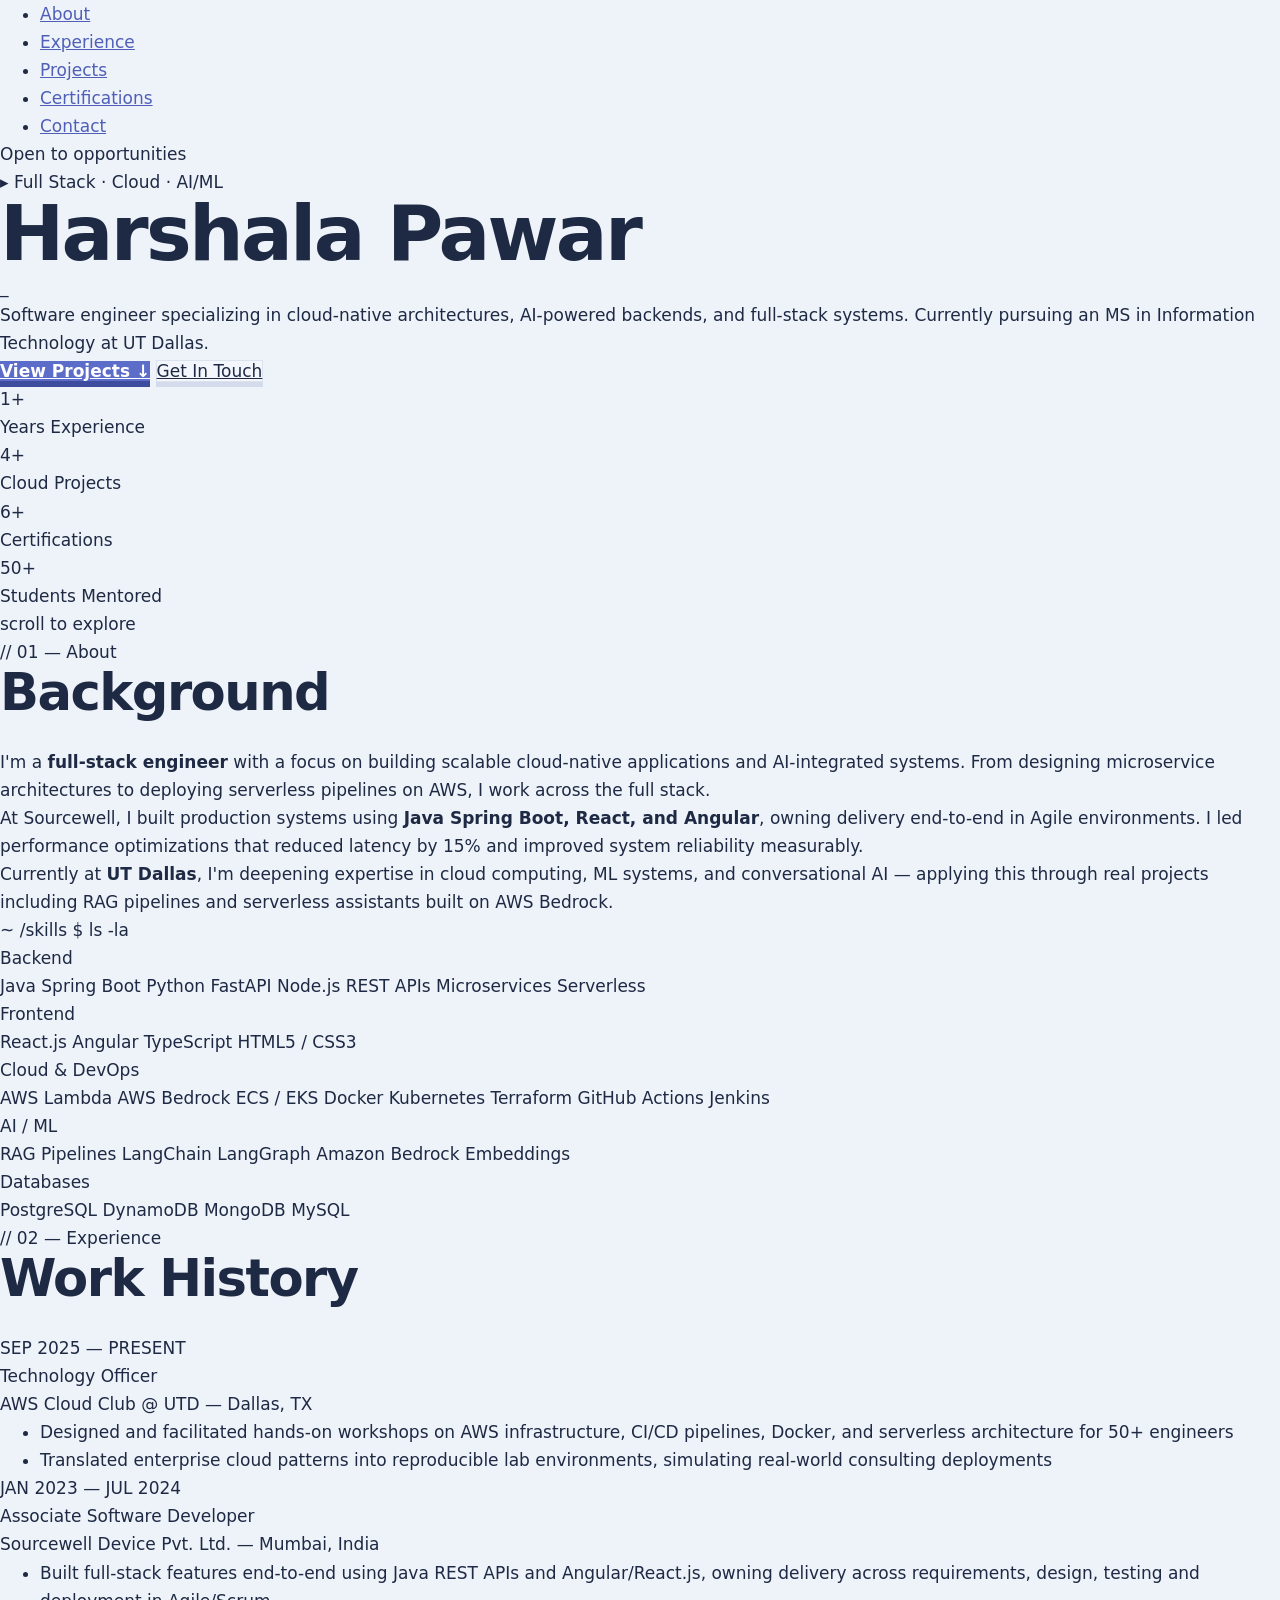
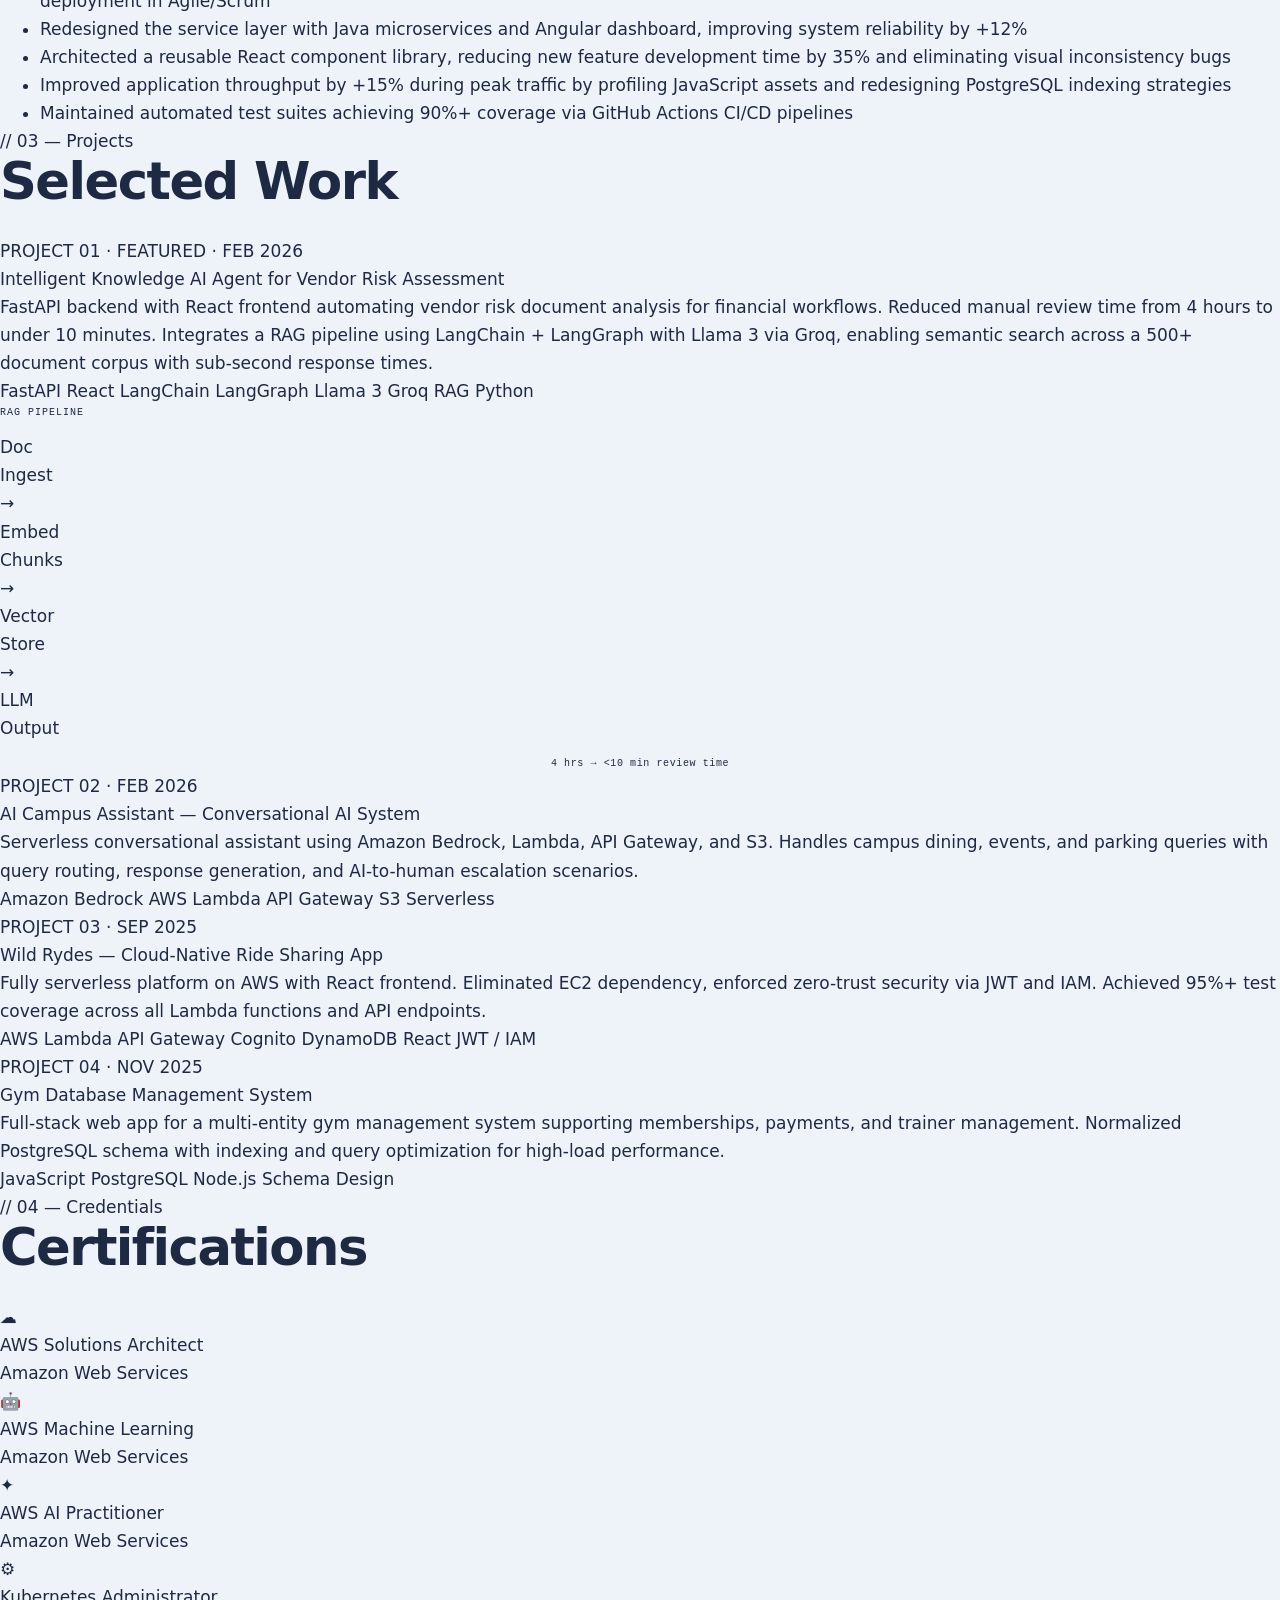
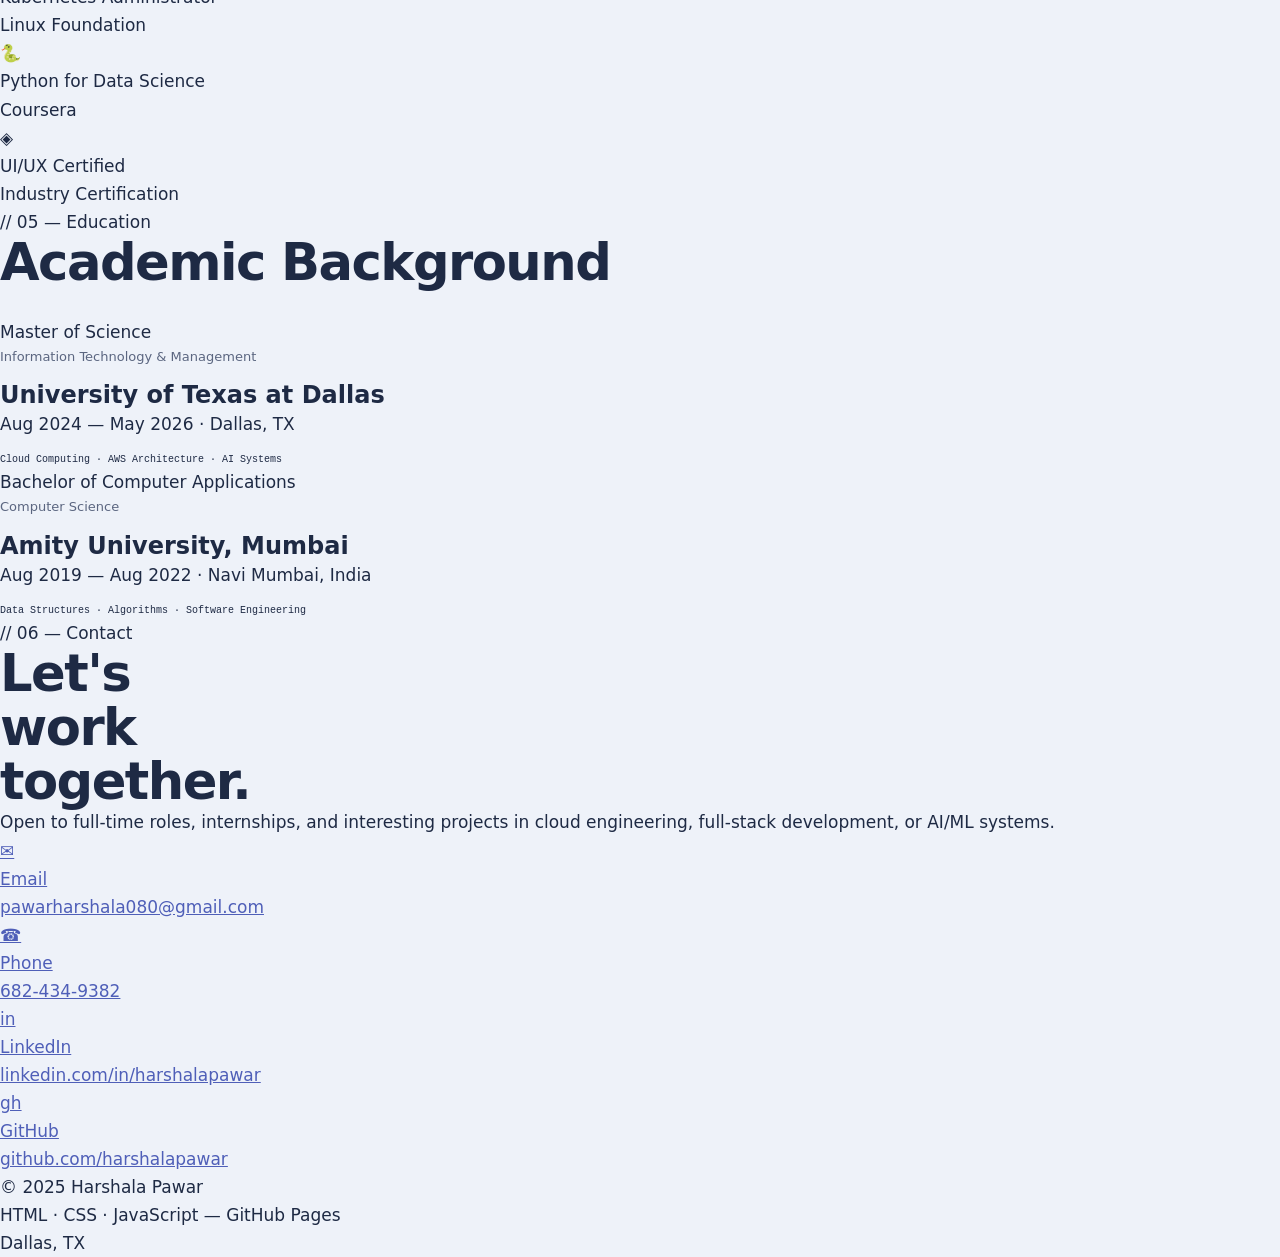
<file: index (3).html>
<!DOCTYPE html>
<html lang="en">
<head>
<meta charset="UTF-8">
<meta name="viewport" content="width=device-width, initial-scale=1.0">
<title>Harshala Pawar — Software Engineer</title>

<!-- ============================================================
  HARSHALA PAWAR — PORTFOLIO
  Save this file as index.html and push to your GitHub repo.
  Repo name: yourusername.github.io → live at https://yourusername.github.io
  Update LinkedIn/GitHub URLs with your actual handles before deploying.
============================================================ -->

  <link rel="stylesheet" href="style.css">
</head>
<body>

<div id="cursor-glow"></div>
<div id="particles"></div>

<!-- ══════════════════
     NAV
══════════════════ -->
<nav>
  <ul class="nav-links">
    <li><a href="#about">About</a></li>
    <li><a href="#experience">Experience</a></li>
    <li><a href="#projects">Projects</a></li>
    <li><a href="#certs">Certifications</a></li>
    <li><a href="#contact">Contact</a></li>
  </ul>
  <div class="nav-status">
    <div class="status-dot"></div>
    Open to opportunities
  </div>
</nav>

<!-- ══════════════════
     HERO
══════════════════ -->
<section id="hero">
  <div class="hero-inner">

    <div class="hero-tag">
      <span style="color:var(--teal)">▸</span>
      Full Stack · Cloud · AI/ML
    </div>

    <h1 class="hero-name">
      <span>Harshala</span>
      <span>Pawar</span>
    </h1>

    <p class="hero-role">
      <span id="typed-text"></span><span class="typed-cursor">_</span>
    </p>

    <p class="hero-desc">
      Software engineer specializing in cloud-native architectures,
      AI-powered backends, and full-stack systems. Currently pursuing
      an MS in Information Technology at UT Dallas.
    </p>

    <div class="hero-cta">
      <a href="#projects" class="btn-primary">View Projects ↓</a>
      <a href="#contact" class="btn-ghost">Get In Touch</a>
    </div>

    <div class="hero-stats">
      <div>
        <div class="stat-num">1<span>+</span></div>
        <div class="stat-label">Years Experience</div>
      </div>
      <div>
        <div class="stat-num">4<span>+</span></div>
        <div class="stat-label">Cloud Projects</div>
      </div>
      <div>
        <div class="stat-num">6<span>+</span></div>
        <div class="stat-label">Certifications</div>
      </div>
      <div>
        <div class="stat-num">50<span>+</span></div>
        <div class="stat-label">Students Mentored</div>
      </div>
    </div>
  </div>

  <div class="scroll-hint">
    <div class="scroll-line"></div>
    scroll to explore
  </div>
</section>

<!-- ══════════════════
     ABOUT
══════════════════ -->
<section id="about">
  <div class="section-wrap">
    <div class="section-label">// 01 — About</div>
    <h2 class="section-title"><span class="underline-accent">Background</span></h2>

    <div class="about-grid">
      <div class="about-text">
        <p>
          I'm a <strong>full-stack engineer</strong> with a focus on building scalable
          cloud-native applications and AI-integrated systems. From designing microservice
          architectures to deploying serverless pipelines on AWS, I work across the full stack.
        </p>
        <p>
          At Sourcewell, I built production systems using <strong>Java Spring Boot, React, and Angular</strong>,
          owning delivery end-to-end in Agile environments. I led performance optimizations
          that reduced latency by 15% and improved system reliability measurably.
        </p>
        <p>
          Currently at <strong>UT Dallas</strong>, I'm deepening expertise in cloud computing,
          ML systems, and conversational AI — applying this through real projects including
          RAG pipelines and serverless assistants built on AWS Bedrock.
        </p>
        <div class="terminal-line">
          <span class="prompt">~</span>
          <span class="path"> /skills</span>
          <span style="color:var(--dim)"> $ ls -la</span>
        </div>
      </div>

      <div class="skill-categories">
        <div>
          <div class="skill-cat-label">Backend</div>
          <div class="skill-tags">
            <span class="skill-tag hot">Java Spring Boot</span>
            <span class="skill-tag hot">Python FastAPI</span>
            <span class="skill-tag">Node.js</span>
            <span class="skill-tag">REST APIs</span>
            <span class="skill-tag">Microservices</span>
            <span class="skill-tag">Serverless</span>
          </div>
        </div>
        <div>
          <div class="skill-cat-label">Frontend</div>
          <div class="skill-tags">
            <span class="skill-tag">React.js</span>
            <span class="skill-tag">Angular</span>
            <span class="skill-tag">TypeScript</span>
            <span class="skill-tag">HTML5 / CSS3</span>
          </div>
        </div>
        <div>
          <div class="skill-cat-label">Cloud & DevOps</div>
          <div class="skill-tags">
            <span class="skill-tag hot">AWS Lambda</span>
            <span class="skill-tag hot">AWS Bedrock</span>
            <span class="skill-tag">ECS / EKS</span>
            <span class="skill-tag">Docker</span>
            <span class="skill-tag">Kubernetes</span>
            <span class="skill-tag">Terraform</span>
            <span class="skill-tag">GitHub Actions</span>
            <span class="skill-tag">Jenkins</span>
          </div>
        </div>
        <div>
          <div class="skill-cat-label">AI / ML</div>
          <div class="skill-tags">
            <span class="skill-tag hot">RAG Pipelines</span>
            <span class="skill-tag hot">LangChain</span>
            <span class="skill-tag">LangGraph</span>
            <span class="skill-tag">Amazon Bedrock</span>
            <span class="skill-tag">Embeddings</span>
          </div>
        </div>
        <div>
          <div class="skill-cat-label">Databases</div>
          <div class="skill-tags">
            <span class="skill-tag">PostgreSQL</span>
            <span class="skill-tag">DynamoDB</span>
            <span class="skill-tag">MongoDB</span>
            <span class="skill-tag">MySQL</span>
          </div>
        </div>
      </div>
    </div>
  </div>
</section>

<!-- ══════════════════
     EXPERIENCE
══════════════════ -->
<section id="experience">
  <div class="section-wrap">
    <div class="section-label">// 02 — Experience</div>
    <h2 class="section-title"><span class="underline-accent">Work History</span></h2>

    <div class="timeline">

      <div class="timeline-item">
        <div class="timeline-dot"></div>
        <div class="timeline-date">SEP 2025 — PRESENT</div>
        <div class="timeline-role">Technology Officer</div>
        <div class="timeline-company">AWS Cloud Club @ UTD — Dallas, TX</div>
        <ul class="timeline-points">
          <li>Designed and facilitated hands-on workshops on AWS infrastructure, CI/CD pipelines, Docker, and serverless architecture for <span class="metric-badge">50+ engineers</span></li>
          <li>Translated enterprise cloud patterns into reproducible lab environments, simulating real-world consulting deployments</li>
        </ul>
      </div>

      <div class="timeline-item">
        <div class="timeline-dot"></div>
        <div class="timeline-date">JAN 2023 — JUL 2024</div>
        <div class="timeline-role">Associate Software Developer</div>
        <div class="timeline-company">Sourcewell Device Pvt. Ltd. — Mumbai, India</div>
        <ul class="timeline-points">
          <li>Built full-stack features end-to-end using Java REST APIs and Angular/React.js, owning delivery across requirements, design, testing and deployment in Agile/Scrum</li>
          <li>Redesigned the service layer with Java microservices and Angular dashboard, improving system reliability by <span class="metric-badge">+12%</span></li>
          <li>Architected a reusable React component library, reducing new feature development time by <span class="metric-badge">35%</span> and eliminating visual inconsistency bugs</li>
          <li>Improved application throughput by <span class="metric-badge">+15%</span> during peak traffic by profiling JavaScript assets and redesigning PostgreSQL indexing strategies</li>
          <li>Maintained automated test suites achieving <span class="metric-badge">90%+ coverage</span> via GitHub Actions CI/CD pipelines</li>
        </ul>
      </div>

    </div>
  </div>
</section>

<!-- ══════════════════
     PROJECTS
══════════════════ -->
<section id="projects">
  <div class="section-wrap">
    <div class="section-label">// 03 — Projects</div>
    <h2 class="section-title"><span class="underline-accent">Selected Work</span></h2>

    <div class="projects-grid">

      <div class="project-card featured">
        <div>
          <div class="project-num">PROJECT 01 · FEATURED · FEB 2026</div>
          <div class="project-title">Intelligent Knowledge AI Agent for Vendor Risk Assessment</div>
          <div class="project-desc">
            FastAPI backend with React frontend automating vendor risk document analysis for
            financial workflows. Reduced manual review time from 4 hours to under 10 minutes.
            Integrates a RAG pipeline using LangChain + LangGraph with Llama 3 via Groq,
            enabling semantic search across a 500+ document corpus with sub-second response times.
          </div>
          <div class="project-tech">
            <span class="tech-pill">FastAPI</span>
            <span class="tech-pill">React</span>
            <span class="tech-pill">LangChain</span>
            <span class="tech-pill">LangGraph</span>
            <span class="tech-pill">Llama 3</span>
            <span class="tech-pill">Groq</span>
            <span class="tech-pill">RAG</span>
            <span class="tech-pill">Python</span>
          </div>
        </div>
        <div class="project-visual">
          <div class="rag-visual">
            <div style="font-family:var(--mono);font-size:10px;color:var(--dim);margin-bottom:12px;letter-spacing:0.1em;">RAG PIPELINE</div>
            <div class="rag-flow">
              <div class="rag-node">Doc<br>Ingest</div>
              <div class="rag-arrow">→</div>
              <div class="rag-node">Embed<br>Chunks</div>
              <div class="rag-arrow">→</div>
              <div class="rag-node">Vector<br>Store</div>
              <div class="rag-arrow">→</div>
              <div class="rag-node">LLM<br>Output</div>
            </div>
            <div style="font-family:var(--mono);font-size:10px;color:var(--teal);margin-top:14px;text-align:center;letter-spacing:0.06em;">
              4 hrs → &lt;10 min review time
            </div>
          </div>
        </div>
      </div>

      <div class="project-card">
        <div class="project-num">PROJECT 02 · FEB 2026</div>
        <div class="project-title">AI Campus Assistant — Conversational AI System</div>
        <div class="project-desc">
          Serverless conversational assistant using Amazon Bedrock, Lambda, API Gateway, and S3.
          Handles campus dining, events, and parking queries with query routing,
          response generation, and AI-to-human escalation scenarios.
        </div>
        <div class="project-tech">
          <span class="tech-pill">Amazon Bedrock</span>
          <span class="tech-pill">AWS Lambda</span>
          <span class="tech-pill">API Gateway</span>
          <span class="tech-pill">S3</span>
          <span class="tech-pill">Serverless</span>
        </div>
      </div>

      <div class="project-card">
        <div class="project-num">PROJECT 03 · SEP 2025</div>
        <div class="project-title">Wild Rydes — Cloud-Native Ride Sharing App</div>
        <div class="project-desc">
          Fully serverless platform on AWS with React frontend. Eliminated EC2 dependency,
          enforced zero-trust security via JWT and IAM.
          Achieved 95%+ test coverage across all Lambda functions and API endpoints.
        </div>
        <div class="project-tech">
          <span class="tech-pill">AWS Lambda</span>
          <span class="tech-pill">API Gateway</span>
          <span class="tech-pill">Cognito</span>
          <span class="tech-pill">DynamoDB</span>
          <span class="tech-pill">React</span>
          <span class="tech-pill">JWT / IAM</span>
        </div>
      </div>

      <div class="project-card">
        <div class="project-num">PROJECT 04 · NOV 2025</div>
        <div class="project-title">Gym Database Management System</div>
        <div class="project-desc">
          Full-stack web app for a multi-entity gym management system supporting
          memberships, payments, and trainer management. Normalized PostgreSQL schema
          with indexing and query optimization for high-load performance.
        </div>
        <div class="project-tech">
          <span class="tech-pill">JavaScript</span>
          <span class="tech-pill">PostgreSQL</span>
          <span class="tech-pill">Node.js</span>
          <span class="tech-pill">Schema Design</span>
        </div>
      </div>

    </div>
  </div>
</section>

<!-- ══════════════════
     CERTIFICATIONS
══════════════════ -->
<section id="certs">
  <div class="section-wrap">
    <div class="section-label">// 04 — Credentials</div>
    <h2 class="section-title"><span class="underline-accent">Certifications</span></h2>

    <div class="certs-grid">
      <div class="cert-card">
        <div class="cert-icon">☁️</div>
        <div><div class="cert-name">AWS Solutions Architect</div><div class="cert-issuer">Amazon Web Services</div></div>
      </div>
      <div class="cert-card">
        <div class="cert-icon">🤖</div>
        <div><div class="cert-name">AWS Machine Learning</div><div class="cert-issuer">Amazon Web Services</div></div>
      </div>
      <div class="cert-card">
        <div class="cert-icon">✦</div>
        <div><div class="cert-name">AWS AI Practitioner</div><div class="cert-issuer">Amazon Web Services</div></div>
      </div>
      <div class="cert-card">
        <div class="cert-icon">⚙️</div>
        <div><div class="cert-name">Kubernetes Administrator</div><div class="cert-issuer">Linux Foundation</div></div>
      </div>
      <div class="cert-card">
        <div class="cert-icon">🐍</div>
        <div><div class="cert-name">Python for Data Science</div><div class="cert-issuer">Coursera</div></div>
      </div>
      <div class="cert-card">
        <div class="cert-icon">◈</div>
        <div><div class="cert-name">UI/UX Certified</div><div class="cert-issuer">Industry Certification</div></div>
      </div>
    </div>
  </div>
</section>

<!-- ══════════════════
     EDUCATION
══════════════════ -->
<section id="education">
  <div class="section-wrap">
    <div class="section-label">// 05 — Education</div>
    <h2 class="section-title"><span class="underline-accent">Academic Background</span></h2>

    <div class="edu-grid">
      <div class="edu-card">
        <div class="edu-degree">Master of Science</div>
        <div style="font-size:13px;color:var(--muted);margin-bottom:14px;">Information Technology &amp; Management</div>
        <div class="edu-school">University of Texas at Dallas</div>
        <div class="edu-meta">Aug 2024 — May 2026 · Dallas, TX</div>
        <div style="margin-top:14px;font-family:var(--mono);font-size:10px;color:var(--dim);">Cloud Computing · AWS Architecture · AI Systems</div>
      </div>
      <div class="edu-card">
        <div class="edu-degree">Bachelor of Computer Applications</div>
        <div style="font-size:13px;color:var(--muted);margin-bottom:14px;">Computer Science</div>
        <div class="edu-school">Amity University, Mumbai</div>
        <div class="edu-meta">Aug 2019 — Aug 2022 · Navi Mumbai, India</div>
        <div style="margin-top:14px;font-family:var(--mono);font-size:10px;color:var(--dim);">Data Structures · Algorithms · Software Engineering</div>
      </div>
    </div>
  </div>
</section>

<!-- ══════════════════
     CONTACT
══════════════════ -->
<section id="contact">
  <div class="section-wrap">
    <div class="section-label">// 06 — Contact</div>
    <div class="contact-inner">
      <div class="contact-heading">
        <h2>Let's<br><span>work</span><br>together.</h2>
        <p>Open to full-time roles, internships, and interesting projects in cloud engineering, full-stack development, or AI/ML systems.</p>
      </div>
      <div class="contact-links">
        <a href="mailto:pawarharshala080@gmail.com" class="contact-link">
          <div class="contact-link-icon">✉</div>
          <div>
            <div class="contact-link-label">Email</div>
            <div class="contact-link-value">pawarharshala080@gmail.com</div>
          </div>
        </a>
        <a href="tel:6824349382" class="contact-link">
          <div class="contact-link-icon">☎</div>
          <div>
            <div class="contact-link-label">Phone</div>
            <div class="contact-link-value">682-434-9382</div>
          </div>
        </a>
        <a href="https://www.linkedin.com/in/harshalapawar" target="_blank" rel="noopener" class="contact-link">
          <div class="contact-link-icon">in</div>
          <div>
            <div class="contact-link-label">LinkedIn</div>
            <div class="contact-link-value">linkedin.com/in/harshalapawar</div>
          </div>
        </a>
        <a href="https://github.com/harshalapawar" target="_blank" rel="noopener" class="contact-link">
          <div class="contact-link-icon">gh</div>
          <div>
            <div class="contact-link-label">GitHub</div>
            <div class="contact-link-value">github.com/harshalapawar</div>
          </div>
        </a>
      </div>
    </div>
  </div>
</section>

<!-- ══════════════════
     FOOTER
══════════════════ -->
<footer>
  <div>© 2025 Harshala Pawar</div>
  <div>HTML · CSS · JavaScript — GitHub Pages</div>
  <div>Dallas, TX</div>
</footer>

<!-- ══════════════════════════════════════════════════
     JAVASCRIPT
══════════════════════════════════════════════════ -->
<script src="script.js"></script>
</file>
<file: style.css>
/* ============================================================
   Harshala Pawar portfolio
   Cool, soft 3D theme with light (default) and dark modes.
   ============================================================ */

:root {
  --bg: #EEF2F9;
  --bg2: #E3E9F5;
  --surface: #FFFFFF;
  --chip: #F3F6FC;
  --border: #DCE3EF;
  --text: #1E2A44;
  --body: #3E4A63;
  --muted: #5B6680;

  --acc: #5B6CC9;
  --acc-edge: #3E4C9E;
  --acc-edge-soft: #C3CCF2;
  --on-acc: #FFFFFF;
  --edge: #D3DBEC;

  /* three cool tones: periwinkle, aqua, lavender */
  --t1: #4F5FB8; --t1-soft: #E6EBFC; --t1-edge: #C3CCF2; --t1-fill: #8D9BE3;
  --t2: #227A8B; --t2-soft: #DDF2F5; --t2-edge: #A9DCE5; --t2-fill: #7FCAD6;
  --t3: #6B5BB8; --t3-soft: #ECE6FA; --t3-edge: #D2C7F0; --t3-fill: #B3A5E6;
  --pulse: #4FB3C6;

  --shadow: rgba(46, 64, 120, 0.28);
  --glow: rgba(91, 108, 201, 0.45);
  --halo: rgba(150, 170, 240, 0.35);
  --card: inset 0 1px 0 rgba(255, 255, 255, 0.9), 0 24px 50px -18px rgba(46, 64, 120, 0.28);
  --card-sm: inset 0 1px 0 rgba(255, 255, 255, 0.9), 0 18px 36px -16px rgba(46, 64, 120, 0.25);

  --plate1: #CFEFF3; --plate1-edge: #9CCFD8; --plate1-text: #1E2A44;
  --plate2: #E3DCF7; --plate2-edge: #BBAFE3; --plate2-text: #1E2A44;
  --plate-line: rgba(255, 255, 255, 0.8);
  --contact: #E6EBFC;

  --display: 'Bricolage Grotesque', system-ui, sans-serif;
  --sans: Inter, system-ui, sans-serif;
  --mono: 'JetBrains Mono', ui-monospace, monospace;
  color-scheme: light;
}

:root[data-theme="dark"] {
  --bg: #0F1420;
  --bg2: #0B0F19;
  --surface: #171E2D;
  --chip: #1E2738;
  --border: #26304A;
  --text: #EEF2FA;
  --body: #C2CADB;
  --muted: #97A1B6;

  --acc: #9DAEF5;
  --acc-edge: #4A57A0;
  --acc-edge-soft: #2C3660;
  --on-acc: #0F1420;
  --edge: #0A0E17;

  --t1: #A9B8F7; --t1-soft: #1C2540; --t1-edge: #2C3660; --t1-fill: #9DAEF5;
  --t2: #86D9E5; --t2-soft: #163038; --t2-edge: #1C4650; --t2-fill: #7FD3E0;
  --t3: #C9C1F2; --t3-soft: #251F3D; --t3-edge: #3A3060; --t3-fill: #B7A9F0;
  --pulse: #7FD3E0;

  --shadow: rgba(0, 0, 0, 0.6);
  --glow: rgba(157, 174, 245, 0.45);
  --halo: rgba(120, 140, 240, 0.22);
  --card: inset 0 1px 0 rgba(255, 255, 255, 0.06), 0 24px 50px -16px rgba(0, 0, 0, 0.7);
  --card-sm: inset 0 1px 0 rgba(255, 255, 255, 0.05), 0 18px 36px -14px rgba(0, 0, 0, 0.65);

  --plate1: #1E2A3D; --plate1-edge: #0A0E17; --plate1-text: #86D9E5;
  --plate2: #283350; --plate2-edge: #0A0E17; --plate2-text: #C9C1F2;
  --plate-line: rgba(255, 255, 255, 0.12);
  --contact: #1A2236;
  color-scheme: dark;
}

/* ---------- base ---------- */
*, *::before, *::after { box-sizing: border-box; }
html { scroll-behavior: smooth; scroll-padding-top: 16px; }
body {
  margin: 0;
  background: var(--bg);
  color: var(--text);
  font-family: var(--sans);
  font-size: 17px;
  line-height: 1.65;
  -webkit-font-smoothing: antialiased;
  transition: background-color .3s ease, color .3s ease;
}
h1, h2, h3, p { margin: 0; }
a { color: var(--t1); }
a:hover { color: var(--acc-edge); }
ul { margin: 0; }
:focus-visible { outline: 3px solid var(--acc); outline-offset: 3px; border-radius: 8px; }

/* ---------- layout ---------- */
.layout { display: flex; align-items: flex-start; overflow-x: clip; }
.side {
  flex: 0 0 280px;
  position: sticky;
  top: 0;
  max-height: 100vh;
  overflow-y: auto;
  padding: 20px 0 20px 20px;
}
.content { flex: 1 1 auto; min-width: 0; }
.wrap { max-width: 1200px; margin: 0 auto; padding-left: 24px; padding-right: 24px; }
.block { padding-bottom: 56px; }
.block-band { padding-top: 56px; padding-bottom: 56px; }

/* ---------- side menu ---------- */
.side-card {
  background: var(--surface);
  border: 1px solid var(--border);
  border-radius: 28px;
  padding: 28px 20px;
  box-shadow: 0 8px 0 var(--edge), var(--card);
  display: flex;
  flex-direction: column;
  gap: 22px;
}
.side-id { display: flex; flex-direction: column; gap: 14px; padding: 0 8px; }
.badge {
  width: 64px; height: 64px; border-radius: 20px;
  background: var(--acc); color: var(--on-acc);
  box-shadow: 0 6px 0 var(--acc-edge), 0 18px 30px -10px var(--glow);
  display: flex; align-items: center; justify-content: center;
  font-family: var(--display); font-weight: 800; font-size: 26px;
}
.side-name { font-family: var(--display); font-weight: 800; font-size: 22px; color: var(--text); text-decoration: none; }
.dot { color: var(--t2); }
.side-role { margin-top: 2px; font-size: 14px; color: var(--muted); }
.side-links { list-style: none; padding: 0; display: flex; flex-direction: column; gap: 4px; font-size: 16px; font-weight: 500; }
.navlink {
  display: flex; align-items: center; gap: 14px;
  min-height: 44px; padding: 0 10px; border-radius: 14px;
  color: var(--body); text-decoration: none;
  transition: background .2s ease, transform .2s ease, color .2s ease;
}
.navlink:hover { background: rgba(120, 140, 230, 0.14); transform: translateX(4px); color: var(--text); }
.navlink.active { background: var(--t1-soft); color: var(--text); font-weight: 600; }
.num {
  width: 28px; height: 28px; border-radius: 9px;
  display: inline-flex; align-items: center; justify-content: center;
  font-family: var(--mono); font-size: 12px;
}
.side-social { display: flex; gap: 10px; padding-top: 16px; border-top: 1px solid var(--border); }
.side-social .btn { flex: 1 1 0; }
.theme-toggle {
  display: flex; align-items: center; justify-content: center; gap: 10px;
  min-height: 44px; border-radius: 12px;
  background: transparent; border: 1px dashed var(--border);
  color: var(--body); font: 500 14px var(--sans); cursor: pointer;
}
.theme-toggle:hover { color: var(--text); border-style: solid; }
.icon-sun { display: none; }
:root[data-theme="dark"] .icon-sun { display: block; }
:root[data-theme="dark"] .icon-moon { display: none; }

/* ---------- tones ---------- */
.tone-1 { background: var(--t1-soft); color: var(--t1); box-shadow: inset 0 -3px 0 var(--t1-edge); }
.tone-2 { background: var(--t2-soft); color: var(--t2); box-shadow: inset 0 -3px 0 var(--t2-edge); }
.tone-3 { background: var(--t3-soft); color: var(--t3); box-shadow: inset 0 -3px 0 var(--t3-edge); }
.tone-text-1 { color: var(--t1); }
.tone-text-2 { color: var(--t2); }
.tone-text-3 { color: var(--t3); }
.hl-1 { color: var(--t1); }
.hl-2 { color: var(--t2); }

/* ---------- buttons ---------- */
.btn {
  display: inline-flex; align-items: center; justify-content: center; gap: 10px;
  min-height: 48px; padding: 0 22px; border-radius: 14px;
  font-weight: 600; text-decoration: none; cursor: pointer;
  transition: transform .15s ease;
}
.btn:hover { transform: translateY(-2px); }
.btn:active { transform: translateY(4px); }
.btn-primary { background: var(--acc); color: var(--on-acc); box-shadow: 0 6px 0 var(--acc-edge), 0 18px 30px -10px var(--glow); font-weight: 700; }
.btn-primary:hover { color: var(--on-acc); }
.btn-ghost { background: var(--chip); color: var(--text); border: 1px solid var(--border); box-shadow: 0 5px 0 var(--edge); }
.btn-ghost:hover { color: var(--text); }
.btn-lg { min-height: 52px; padding: 0 28px; border-radius: 16px; }
.btn-sm { min-height: 44px; padding: 0 12px; border-radius: 12px; font-size: 14px; }
.btn-block { width: 100%; }

/* ---------- cards ---------- */
.card {
  background: var(--surface);
  border: 1px solid var(--border);
  border-radius: 24px;
  padding: 28px;
  box-shadow: 0 8px 0 var(--edge), var(--card-sm);
  transition: transform .35s cubic-bezier(.2, .7, .2, 1), background-color .3s ease;
}
.card-xl { border-radius: 32px; padding: clamp(32px, 6vw, 64px); box-shadow: 0 10px 0 var(--edge), var(--card); }
.card-soft { background: var(--t1-soft); box-shadow: 0 8px 0 var(--acc-edge-soft), var(--card-sm); }
.edge-1 { box-shadow: 0 8px 0 var(--t1-edge), var(--card-sm); }
.edge-2 { box-shadow: 0 8px 0 var(--t2-edge), var(--card-sm); }
.edge-3 { box-shadow: 0 8px 0 var(--t3-edge), var(--card-sm); }
.tilt:hover { transform: perspective(1000px) rotateX(5deg) translateY(-6px); }

.grid { display: grid; gap: 24px; }
.grid-stats { grid-template-columns: repeat(auto-fit, minmax(220px, 1fr)); }
.grid-skills { grid-template-columns: repeat(auto-fit, minmax(300px, 1fr)); }
.grid-projects { grid-template-columns: repeat(auto-fit, minmax(330px, 1fr)); gap: 28px; }
.grid-edu { grid-template-columns: repeat(auto-fit, minmax(280px, 1fr)); }

/* ---------- type ---------- */
.eyebrow { margin-bottom: 12px; font-family: var(--mono); font-size: 14px; letter-spacing: .1em; text-transform: uppercase; color: var(--t2); }
h2, .section-title { font-family: var(--display); font-weight: 800; font-size: clamp(34px, 4vw, 52px); line-height: 1.05; letter-spacing: -0.03em; color: var(--text); }
.section-title { margin-bottom: 28px; }
.lead { max-width: 600px; font-size: 19px; color: var(--muted); }
.muted { color: var(--muted); }
.small { font-size: 14px; }
.stat { font-family: var(--display); font-weight: 800; font-size: 52px; line-height: 1; margin-bottom: 10px; }

/* ---------- hero ---------- */
.hero { padding-top: 32px; padding-bottom: 56px; display: flex; flex-wrap: wrap; align-items: center; gap: 40px; }
.hero-copy { flex: 999 1 520px; min-width: 0; display: flex; flex-direction: column; gap: 24px; }
.status {
  align-self: flex-start; display: inline-flex; align-items: center; gap: 10px;
  background: var(--surface); border: 1px solid var(--border); border-radius: 999px;
  padding: 6px 16px; font-weight: 500; font-size: 15px; color: var(--body); box-shadow: var(--card-sm);
}
.pulse { width: 8px; height: 8px; border-radius: 50%; background: var(--pulse); box-shadow: 0 0 10px var(--pulse); }
h1 { font-family: var(--display); font-weight: 800; font-size: clamp(42px, 6vw, 80px); line-height: 1.0; letter-spacing: -0.035em; }
.actions { display: flex; flex-wrap: wrap; gap: 16px; margin-top: 8px; }

.hero-scene { flex: 1 1 360px; min-width: 0; position: relative; height: 420px; perspective: 1400px; display: flex; align-items: center; justify-content: center; }
.halo { position: absolute; width: 360px; height: 360px; max-width: 100%; border-radius: 50%; background: var(--halo); filter: blur(30px); }
.orb { position: absolute; border-radius: 50%; box-shadow: 0 24px 40px -8px var(--shadow); animation: hpBob 7s ease-in-out infinite; }
.orb-blue { background: radial-gradient(circle at 32% 28%, #FFFFFF 0%, #B7C3F5 40%, #6C7ED6 100%); }
.orb-aqua { background: radial-gradient(circle at 32% 28%, #FFFFFF 0%, #A8E4EC 40%, #3E9FB1 100%); }
.orb-lilac { background: radial-gradient(circle at 32% 28%, #FFFFFF 0%, #D9CFF5 40%, #9584D4 100%); }
.stack { position: relative; width: 250px; height: 250px; margin-right: 40px; transform-style: preserve-3d; transform: rotateX(58deg) rotateZ(-42deg); animation: hpSpin 12s ease-in-out infinite; }
.plate {
  position: absolute; inset: 0; border-radius: 32px; border: 1px solid var(--plate-line);
  display: flex; align-items: flex-end; padding: 20px;
  font-family: var(--display); font-weight: 800; font-size: 22px;
}
.plate-1 { background: var(--plate1); color: var(--plate1-text); box-shadow: 14px 14px 0 var(--plate1-edge); }
.plate-2 { background: var(--plate2); color: var(--plate2-text); box-shadow: 14px 14px 0 var(--plate2-edge); transform: translateZ(70px); animation: hpFloatB 6s ease-in-out infinite; }
.plate-3 { background: var(--acc); color: var(--on-acc); box-shadow: 14px 14px 0 var(--acc-edge); transform: translateZ(140px); animation: hpFloatA 6s ease-in-out infinite; }

@keyframes hpFloatA { 0%, 100% { transform: translateZ(140px); } 50% { transform: translateZ(162px); } }
@keyframes hpFloatB { 0%, 100% { transform: translateZ(70px); } 50% { transform: translateZ(82px); } }
@keyframes hpBob { 0%, 100% { transform: translateY(0); } 50% { transform: translateY(-14px); } }
@keyframes hpSpin { 0%, 100% { transform: rotateX(58deg) rotateZ(-42deg); } 50% { transform: rotateX(58deg) rotateZ(-34deg); } }

/* ---------- about ---------- */
.about { display: flex; flex-wrap: wrap; gap: 40px; align-items: center; }
.about-head { flex: 1 1 240px; min-width: 0; }
.about-body { flex: 999 1 460px; min-width: 0; display: flex; flex-direction: column; gap: 18px; font-size: 19px; color: var(--body); }

/* ---------- experience ---------- */
.stack-list { display: flex; flex-direction: column; gap: 24px; }
.job { display: flex; flex-wrap: wrap; gap: 20px 40px; padding: 32px 36px; border-radius: 26px; }
.job-meta { flex: 1 1 230px; min-width: 0; display: flex; flex-direction: column; gap: 10px; align-items: flex-start; }
.chip { border-radius: 999px; padding: 4px 14px; font-size: 14px; font-weight: 600; box-shadow: none; }
.job-company { font-family: var(--display); font-weight: 800; font-size: 24px; line-height: 1.2; }
.job-body { flex: 999 1 480px; min-width: 0; display: flex; flex-direction: column; gap: 12px; }
.job-body h3 { font-size: 20px; font-weight: 600; color: var(--t1); }
.job-body ul { padding-left: 20px; color: var(--body); display: flex; flex-direction: column; gap: 8px; }

/* ---------- skills ---------- */
.band { background: var(--bg2); transition: background-color .3s ease; }
.grid-skills .card { display: flex; flex-direction: column; gap: 16px; padding: 26px; }
.skill-head { display: flex; align-items: center; gap: 12px; }
.skill-head h3 { font-family: var(--display); font-weight: 700; font-size: 22px; }
.cube { width: 34px; height: 34px; border-radius: 10px; flex-shrink: 0; }
.cube.tone-1 { box-shadow: inset 0 -4px 0 var(--t1-edge); }
.tags { list-style: none; padding: 0; display: flex; flex-wrap: wrap; gap: 8px; }
.tags li { padding: 6px 14px; border-radius: 999px; background: var(--chip); border: 1px solid var(--border); color: var(--body); font-size: 14px; }

/* ---------- projects ---------- */
.project { padding: 0; border-radius: 28px; overflow: hidden; display: flex; flex-direction: column; }
.project.edge-1 { box-shadow: 0 10px 0 var(--t1-edge), var(--card); }
.project.edge-2 { box-shadow: 0 10px 0 var(--t2-edge), var(--card); }
.project.edge-3 { box-shadow: 0 10px 0 var(--t3-edge), var(--card); }
.project-art { position: relative; height: 120px; perspective: 600px; overflow: hidden; }
.art-tile { position: absolute; left: 36px; top: 34px; width: 120px; height: 120px; border-radius: 26px; opacity: .9; transform: rotateX(50deg) rotateZ(-35deg); }
.art-orb { position: absolute; right: 40px; top: 22px; width: 54px; height: 54px; border-radius: 50%; box-shadow: 0 14px 20px -6px var(--shadow); }
.art-1 { background: var(--t1-soft); } .art-1 .art-tile { background: var(--t1-fill); box-shadow: 10px 10px 0 var(--t1-edge); } .art-1 .art-orb { background: radial-gradient(circle at 32% 28%, #FFFFFF 0%, var(--t1-fill) 70%); }
.art-2 { background: var(--t2-soft); } .art-2 .art-tile { background: var(--t2-fill); box-shadow: 10px 10px 0 var(--t2-edge); } .art-2 .art-orb { background: radial-gradient(circle at 32% 28%, #FFFFFF 0%, var(--t2-fill) 70%); }
.art-3 { background: var(--t3-soft); } .art-3 .art-tile { background: var(--t3-fill); box-shadow: 10px 10px 0 var(--t3-edge); } .art-3 .art-orb { background: radial-gradient(circle at 32% 28%, #FFFFFF 0%, var(--t3-fill) 70%); }
.project-body { padding: 28px 32px 32px; display: flex; flex-direction: column; gap: 14px; flex-grow: 1; }
.project-body h3 { font-family: var(--display); font-weight: 800; font-size: 30px; line-height: 1.1; }
.project-body p { color: var(--body); }
.project-body .btn { margin-top: auto; align-self: flex-start; }
.project-tag { font-family: var(--mono); font-size: 13px; letter-spacing: .08em; text-transform: uppercase; }
.stack-line { font-family: var(--mono); font-size: 14px; color: var(--muted) !important; }

/* ---------- education ---------- */
.grid-edu .card { display: flex; flex-direction: column; gap: 8px; padding: 30px; }
.grid-edu .card p:not(.muted) { color: var(--body); }
.edu-school { font-family: var(--display); font-weight: 800; font-size: 24px; line-height: 1.2; }
.certs { list-style: none; padding: 0; display: flex; flex-direction: column; gap: 14px; margin-top: 6px; }
.certs li { display: flex; gap: 12px; align-items: center; font-weight: 600; }
.certs svg { flex-shrink: 0; }

/* ---------- contact ---------- */
.footer { padding-bottom: 40px; }
.contact { position: relative; overflow: hidden; background: var(--contact); display: flex; flex-direction: column; gap: 24px; box-shadow: 0 10px 0 var(--acc-edge-soft), var(--card); }
.contact h2, .contact p, .contact .actions { position: relative; }
.contact h2 { max-width: 760px; font-size: clamp(36px, 5vw, 60px); line-height: 1.02; }
.contact .lead { color: var(--body); }
.copyright { padding-top: 24px; font-size: 15px; }

/* ---------- responsive ---------- */
@media (max-width: 960px) {
  .layout { flex-direction: column; align-items: stretch; }
  .side { position: static; flex: none; max-height: none; overflow: visible; padding: 16px 16px 0; }
  .side-card { padding: 20px; gap: 16px; }
  .side-id { flex-direction: row; align-items: center; padding: 0; }
  .badge { width: 52px; height: 52px; font-size: 21px; border-radius: 16px; }
  .side-links { flex-direction: row; flex-wrap: wrap; gap: 6px; }
  .navlink { padding: 0 12px 0 6px; gap: 8px; background: var(--chip); }
  .navlink:hover { transform: none; }
  .hero-scene { height: 340px; }
}
@media (max-width: 560px) {
  .wrap { padding-left: 16px; padding-right: 16px; }
  .job { padding: 24px; }
  .project-body { padding: 24px; }
  .grid-projects, .grid-skills, .grid-edu, .grid-stats { grid-template-columns: minmax(0, 1fr); }
  .hero-scene { height: 300px; }
  .stack { width: 190px; height: 190px; margin-right: 0; }
}

@media (prefers-reduced-motion: reduce) {
  html { scroll-behavior: auto; }
  .stack, .plate-2, .plate-3, .orb { animation: none; }
  .card, .btn, .navlink { transition: none; }
  .tilt:hover { transform: none; }
}
</file>
